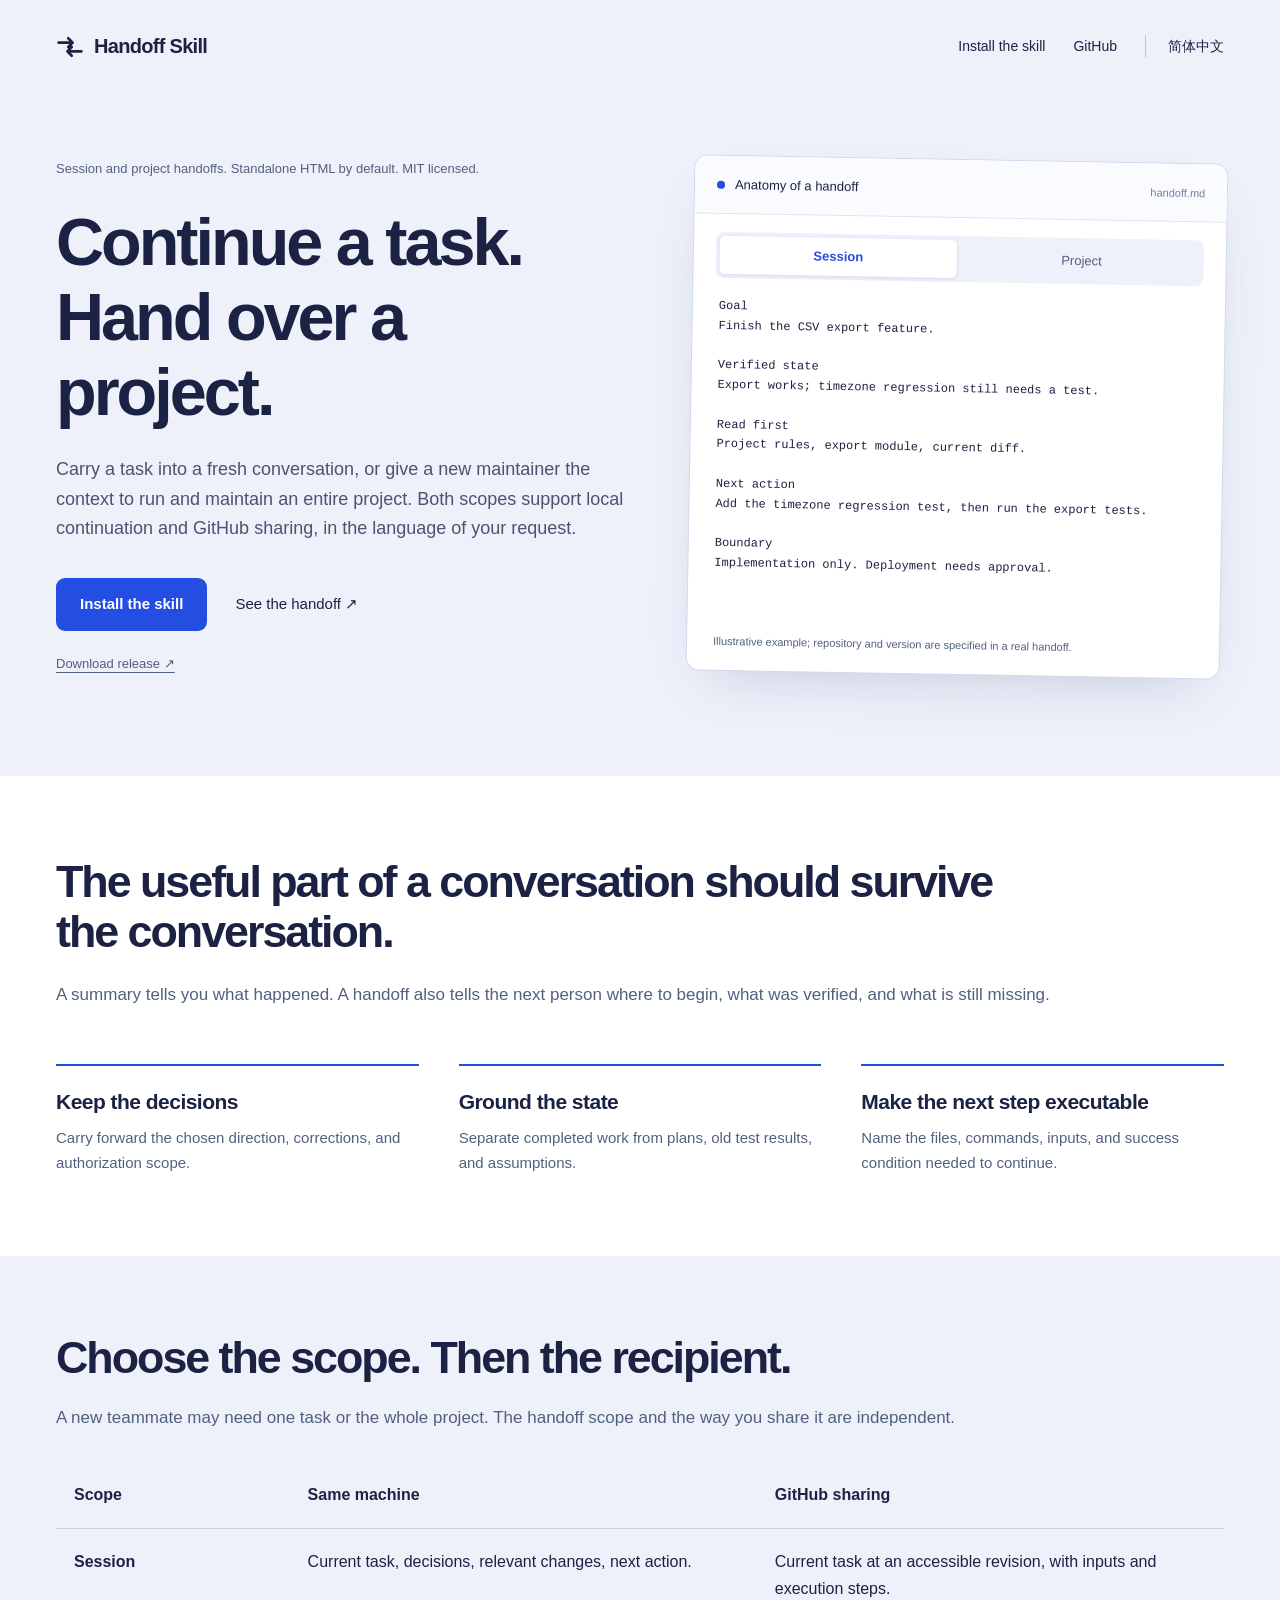
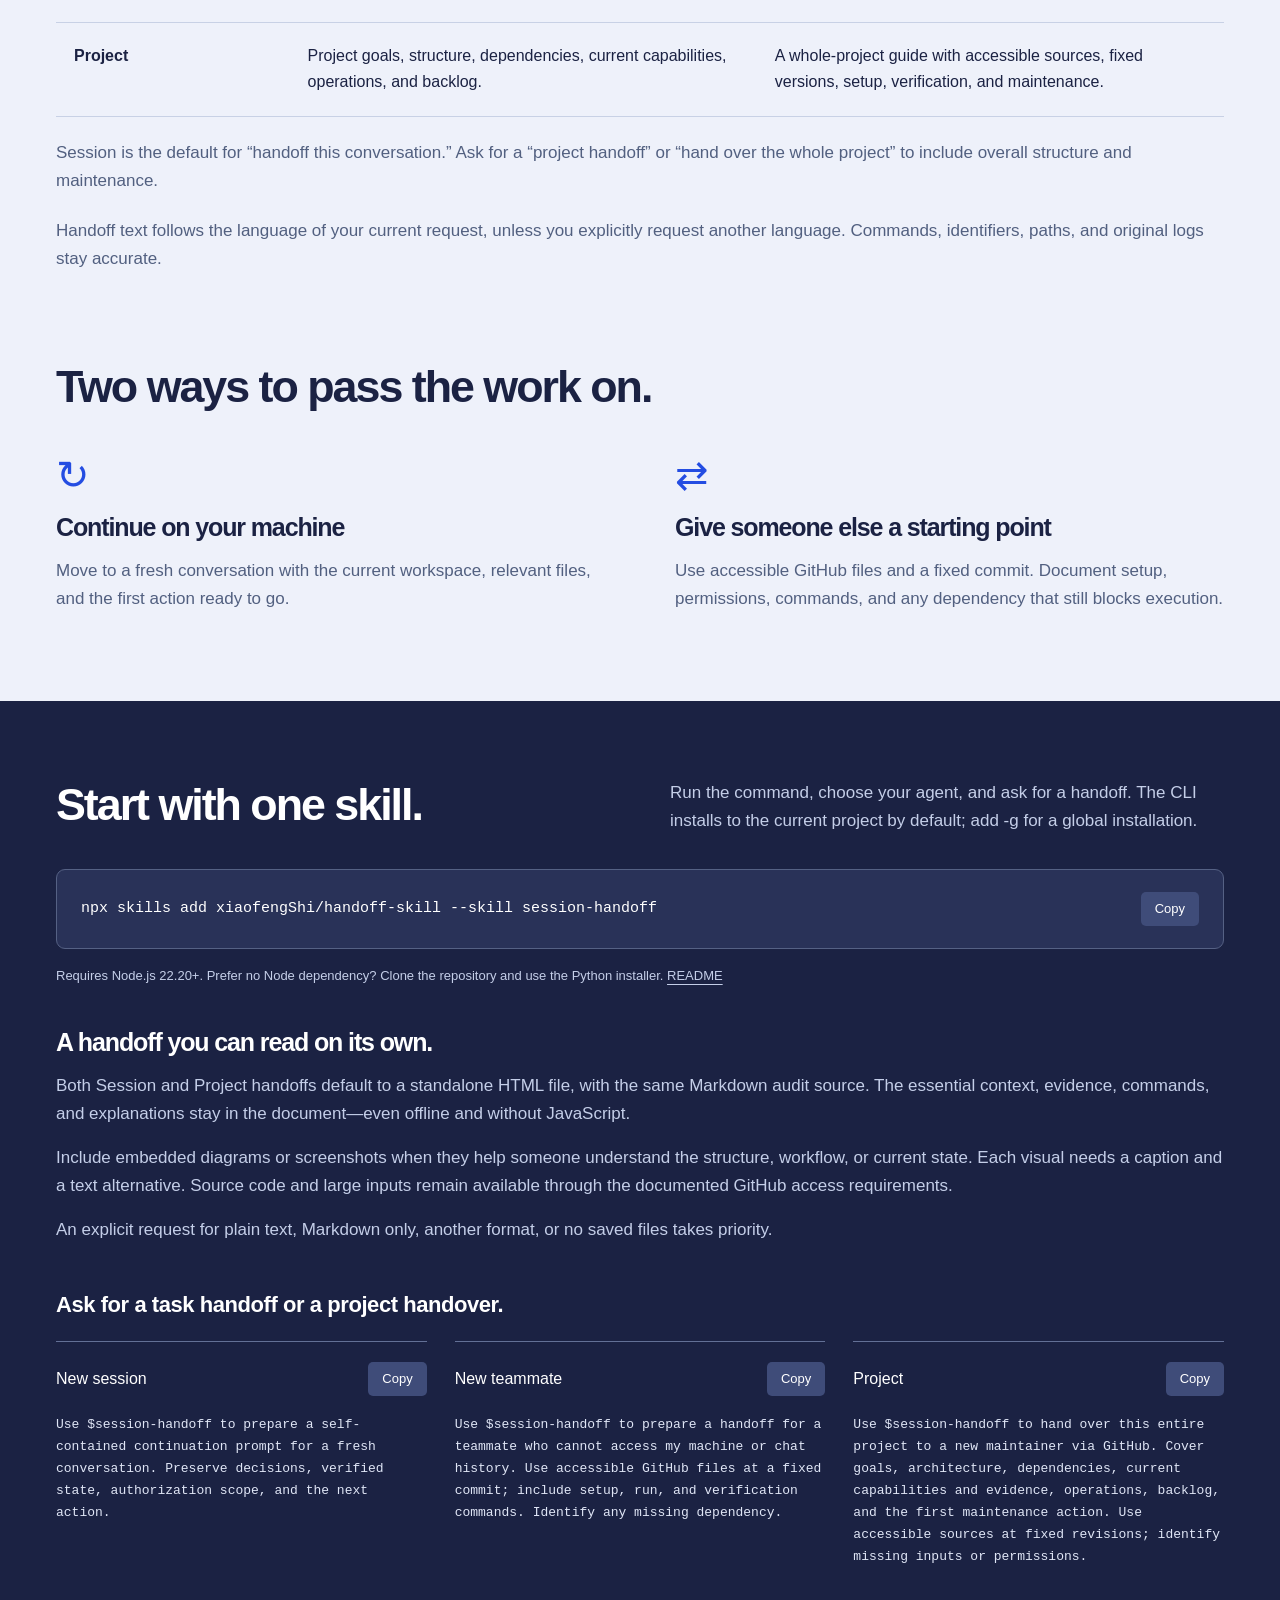
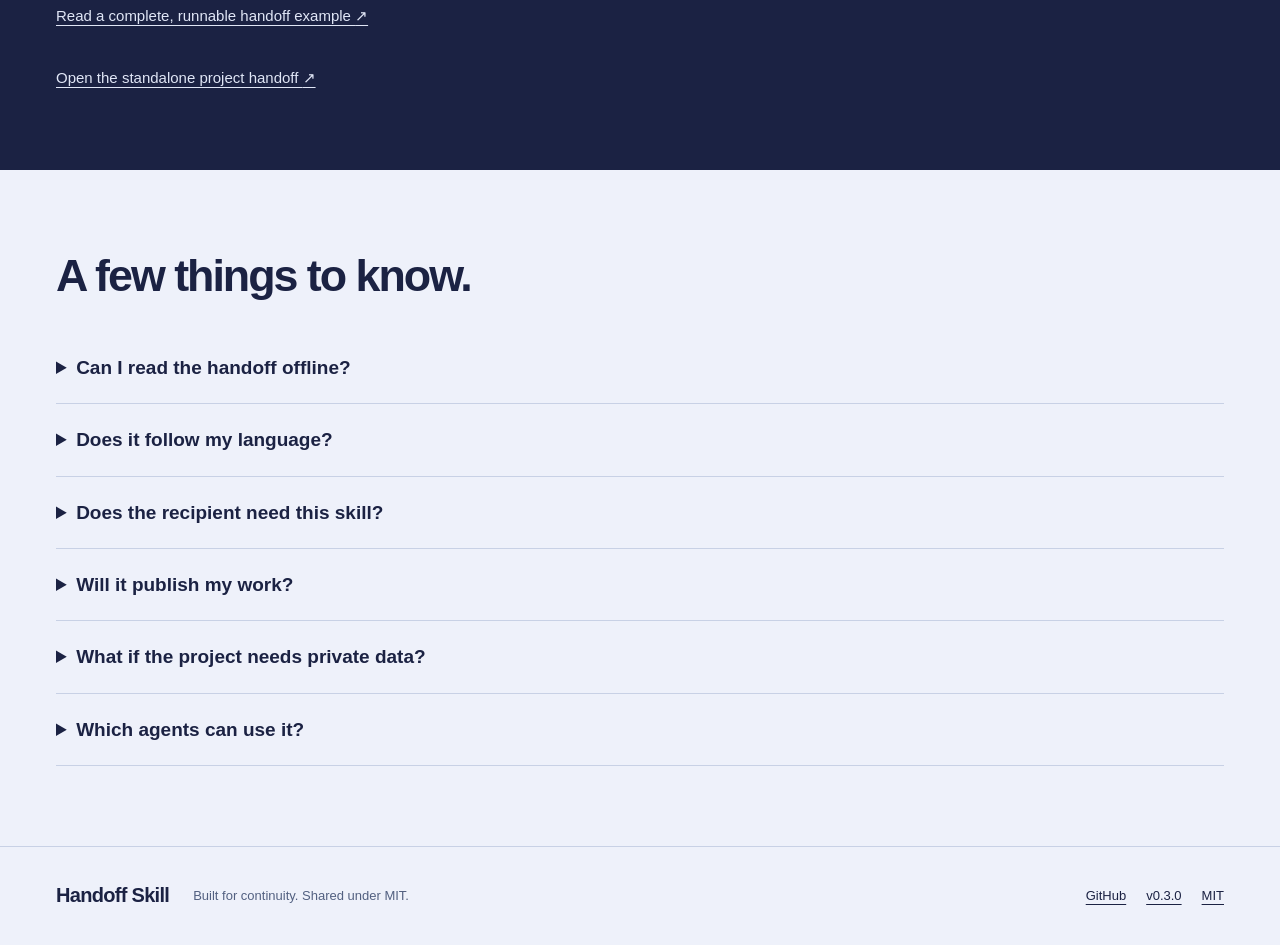
<file: docs/index.html>
<!doctype html>
<html lang="en">
  <head>
    <meta charset="utf-8" />
    <meta name="viewport" content="width=device-width, initial-scale=1" />
    <title>Handoff Skill — Keep the context. Continue the work.</title>
    <meta name="description" content="Session and project handoffs for coding agents, delivered as standalone HTML with Markdown audit sources. Keep decisions, evidence, diagrams, and next steps readable offline." />
    <link rel="canonical" href="https://xiaofengshi.github.io/handoff-skill/" />
    <link rel="alternate" hreflang="en" href="https://xiaofengshi.github.io/handoff-skill/" />
    <link rel="alternate" hreflang="zh-CN" href="https://xiaofengshi.github.io/handoff-skill/zh/" />
    <link rel="alternate" hreflang="x-default" href="https://xiaofengshi.github.io/handoff-skill/" />
    <meta property="og:type" content="website" />
    <meta property="og:title" content="Handoff Skill — Keep the context. Continue the work." />
    <meta property="og:description" content="Session and project handoffs for coding agents, delivered as standalone HTML with Markdown audit sources. Keep decisions, evidence, diagrams, and next steps readable offline." />
    <meta property="og:url" content="https://xiaofengshi.github.io/handoff-skill/" />
    <meta property="og:image" content="https://xiaofengshi.github.io/handoff-skill/assets/social.png" />
    <meta property="og:image:width" content="1200" />
    <meta property="og:image:height" content="630" />
    <meta name="twitter:card" content="summary_large_image" />
    <meta name="theme-color" content="#eef1fa" />
    <link rel="icon" href="assets/favicon.svg" type="image/svg+xml" />
    <link rel="stylesheet" href="assets/style.css" />
    <script src="assets/app.js" defer></script>
    <script type="application/ld+json">
      {"@context": "https://schema.org", "@type": "SoftwareSourceCode", "name": "session-handoff", "description": "Session and project handoffs for coding agents, delivered as standalone HTML with Markdown audit sources. Keep decisions, evidence, diagrams, and next steps readable offline.", "codeRepository": "https://github.com/xiaofengShi/handoff-skill", "url": "https://xiaofengshi.github.io/handoff-skill/", "license": "https://github.com/xiaofengShi/handoff-skill/blob/main/LICENSE", "version": "v0.3.0", "inLanguage": "en"}
    </script>
  </head>
  <body data-copied="Copied" data-copy-failed="Select and copy the text manually.">
    <a class="skip" href="#main">Install the skill</a>
    <header class="wrap nav">
      <a class="brand" href="./" aria-label="Handoff Skill home"
        ><svg width="28" height="28" viewBox="0 0 32 32" aria-hidden="true">
          <path
            d="M3 11h16l-5-5m5 5-5 5M29 21H13l5-5m-5 5 5 5"
            fill="none"
            stroke="currentColor"
            stroke-width="3"
            stroke-linecap="round"
            stroke-linejoin="round"
          /></svg
        >Handoff Skill</a
      >
      <nav aria-label="Primary">
        <a href="#install">Install the skill</a><a href="https://github.com/xiaofengShi/handoff-skill">GitHub</a
        ><a class="language" href="zh/" lang="zh-CN"
          >简体中文</a
        >
      </nav>
    </header>
    <main id="main">
      <section class="wrap hero">
        <div class="hero-copy">
          <p class="small-note">Session and project handoffs. Standalone HTML by default. MIT licensed.</p>
          <h1>Continue a task.<br>Hand over a project.</h1>
          <p class="intro">Carry a task into a fresh conversation, or give a new maintainer the context to run and maintain an entire project. Both scopes support local continuation and GitHub sharing, in the language of your request.</p>
          <div class="actions">
            <a class="button primary" href="#install">Install the skill</a
            ><a class="text-link" href="#handoff"
              >See the handoff <span aria-hidden="true">↗</span></a
            >
          </div>
          <a class="release-link" href="https://github.com/xiaofengShi/handoff-skill/releases/tag/v0.3.0"
            >Download release <span aria-hidden="true">↗</span></a
          >
        </div>
        <div class="handoff-sheet" id="handoff">
          <div class="sheet-top">
            <span class="sheet-dot" aria-hidden="true"></span
            ><span>Anatomy of a handoff</span
            ><span class="sheet-file" aria-hidden="true">handoff.md</span>
          </div>
          <div class="mode-switch" role="group" aria-label="Anatomy of a handoff">
            <button type="button" data-mode="session" aria-pressed="true">
              Session</button
            ><button type="button" data-mode="project" aria-pressed="false">
              Project
            </button>
          </div>
          <pre class="sample" id="sample-session">Goal
Finish the CSV export feature.

Verified state
Export works; timezone regression still needs a test.

Read first
Project rules, export module, current diff.

Next action
Add the timezone regression test, then run the export tests.

Boundary
Implementation only. Deployment needs approval.</pre>
          <pre class="sample" id="sample-project" hidden>Project
A CSV export service, including API and background worker.

Map &amp; dependencies
Entry points, module roles, runtime, data, and services.

Current capabilities
Working paths, verified versions, gaps, and unfinished work.

Operate &amp; maintain
Build, tests, CI, logs, deployment and recovery references.

Take over
Access requirements, priority backlog, first maintenance action.</pre>
          <p class="sheet-note">Illustrative example; repository and version are specified in a real handoff.</p>
        </div>
      </section>
      <section class="bridge">
        <div class="wrap">
          <h2>The useful part of a conversation should survive the conversation.</h2>
          <p>A summary tells you what happened. A handoff also tells the next person where to begin, what was verified, and what is still missing.</p>
          <div class="features"><article><h3>Keep the decisions</h3><p>Carry forward the chosen direction, corrections, and authorization scope.</p></article><article><h3>Ground the state</h3><p>Separate completed work from plans, old test results, and assumptions.</p></article><article><h3>Make the next step executable</h3><p>Name the files, commands, inputs, and success condition needed to continue.</p></article></div>
        </div>
      </section>
      <section class="wrap scopes">
        <h2>Choose the scope. Then the recipient.</h2>
        <p>A new teammate may need one task or the whole project. The handoff scope and the way you share it are independent.</p>
        <div class="scope-table">
          <table>
            <thead>
              <tr>
                <th scope="col">Scope</th>
                <th scope="col">Same machine</th>
                <th scope="col">GitHub sharing</th>
              </tr>
            </thead>
            <tbody>
              <tr>
                <th scope="row">Session</th>
                <td>Current task, decisions, relevant changes, next action.</td>
                <td>Current task at an accessible revision, with inputs and execution steps.</td>
              </tr>
              <tr>
                <th scope="row">Project</th>
                <td>Project goals, structure, dependencies, current capabilities, operations, and backlog.</td>
                <td>A whole-project guide with accessible sources, fixed versions, setup, verification, and maintenance.</td>
              </tr>
            </tbody>
          </table>
        </div>
        <p>Session is the default for “handoff this conversation.” Ask for a “project handoff” or “hand over the whole project” to include overall structure and maintenance.</p>
        <p>Handoff text follows the language of your current request, unless you explicitly request another language. Commands, identifiers, paths, and original logs stay accurate.</p>
      </section>
      <section class="wrap modes">
        <h2>Two ways to pass the work on.</h2>
        <div class="mode-columns">
          <article>
            <div class="mode-symbol" aria-hidden="true">↻</div>
            <h3>Continue on your machine</h3>
            <p>Move to a fresh conversation with the current workspace, relevant files, and the first action ready to go.</p>
          </article>
          <article>
            <div class="mode-symbol" aria-hidden="true">⇄</div>
            <h3>Give someone else a starting point</h3>
            <p>Use accessible GitHub files and a fixed commit. Document setup, permissions, commands, and any dependency that still blocks execution.</p>
          </article>
        </div>
      </section>
      <section class="installation" id="install">
        <div class="wrap">
          <div class="install-heading">
            <h2>Start with one skill.</h2>
            <p>Run the command, choose your agent, and ask for a handoff. The CLI installs to the current project by default; add -g for a global installation.</p>
          </div>
          <div class="command">
            <code id="install-command">npx skills add xiaofengShi/handoff-skill --skill session-handoff</code
            ><button type="button" data-copy="install-command">Copy</button>
          </div>
          <p class="install-note">
            Requires Node.js 22.20+. Prefer no Node dependency? Clone the repository and use the Python installer. <a href="https://github.com/xiaofengShi/handoff-skill#manual-codex-installation">README</a>
          </p>
          <section class="delivery">
            <h3>A handoff you can read on its own.</h3>
            <p>Both Session and Project handoffs default to a standalone HTML file, with the same Markdown audit source. The essential context, evidence, commands, and explanations stay in the document—even offline and without JavaScript.</p>
            <p>Include embedded diagrams or screenshots when they help someone understand the structure, workflow, or current state. Each visual needs a caption and a text alternative. Source code and large inputs remain available through the documented GitHub access requirements.</p>
            <p>An explicit request for plain text, Markdown only, another format, or no saved files takes priority.</p>
          </section>
          <h3 class="prompt-heading">Ask for a task handoff or a project handover.</h3>
          <div class="prompts"><article class="prompt-box"><div class="prompt-top"><span>New session</span><button type="button" data-copy="prompt-local">Copy</button></div><pre id="prompt-local">Use $session-handoff to prepare a self-contained continuation prompt for a fresh conversation. Preserve decisions, verified state, authorization scope, and the next action.</pre></article><article class="prompt-box"><div class="prompt-top"><span>New teammate</span><button type="button" data-copy="prompt-share">Copy</button></div><pre id="prompt-share">Use $session-handoff to prepare a handoff for a teammate who cannot access my machine or chat history. Use accessible GitHub files at a fixed commit; include setup, run, and verification commands. Identify any missing dependency.</pre></article><article class="prompt-box"><div class="prompt-top"><span>Project</span><button type="button" data-copy="prompt-project">Copy</button></div><pre id="prompt-project">Use $session-handoff to hand over this entire project to a new maintainer via GitHub. Cover goals, architecture, dependencies, current capabilities and evidence, operations, backlog, and the first maintenance action. Use accessible sources at fixed revisions; identify missing inputs or permissions.</pre></article></div>
          <a
            class="example-link"
            href="https://github.com/xiaofengShi/handoff-skill/blob/main/examples/shared-handoff.md"
            >Read a complete, runnable handoff example <span aria-hidden="true">↗</span></a
          >
          <p>
            <a class="example-link" href="https://xiaofengshi.github.io/handoff-skill/examples/project-handoff.html"
              >Open the standalone project handoff <span aria-hidden="true">↗</span></a
            >
          </p>
        </div>
      </section>

      <section class="wrap faq">
        <h2>A few things to know.</h2>
        <details><summary>Can I read the handoff offline?</summary><p>Yes. The default HTML includes essential prose, inline styles, and embedded visuals without requiring JavaScript or a network connection. Fetching project code or private inputs can still require the access described in the document.</p></details><details><summary>Does it follow my language?</summary><p>Yes. Handoff prose follows your current request’s language, or your explicit output-language instruction. Commands, paths, identifiers, and source logs are preserved. This also applies when editing handoff text.</p></details><details><summary>Does the recipient need this skill?</summary><p>No. A shared handoff should contain the instructions and accessible source references needed to continue.</p></details><details><summary>Will it publish my work?</summary><p>The handoff workflow requires explicit authorization before publishing, pushing, or changing access. Installing it does not grant that authorization.</p></details><details><summary>What if the project needs private data?</summary><p>The handoff should identify the access requirement or missing dependency. It should never embed credentials or claim a project is runnable while required inputs are unavailable.</p></details><details><summary>Which agents can use it?</summary><p>The package includes Codex metadata and standard SKILL.md instructions. The Skills CLI can install it to supported agents; behavior varies by host. The core instructions are in Chinese and request output in the user’s language.</p></details>
      </section>
    </main>
    <footer class="wrap">
      <a class="brand" href="./">Handoff Skill</a>
      <p>Built for continuity. Shared under MIT.</p>
      <div>
        <a href="https://github.com/xiaofengShi/handoff-skill">GitHub</a
        ><a href="https://github.com/xiaofengShi/handoff-skill/releases/tag/v0.3.0">v0.3.0</a
        ><a href="https://github.com/xiaofengShi/handoff-skill/blob/main/LICENSE">MIT</a>
      </div>
    </footer>
    <p class="sr-only" role="status" aria-live="polite" id="copy-status"></p>
  </body>
</html>
</file>
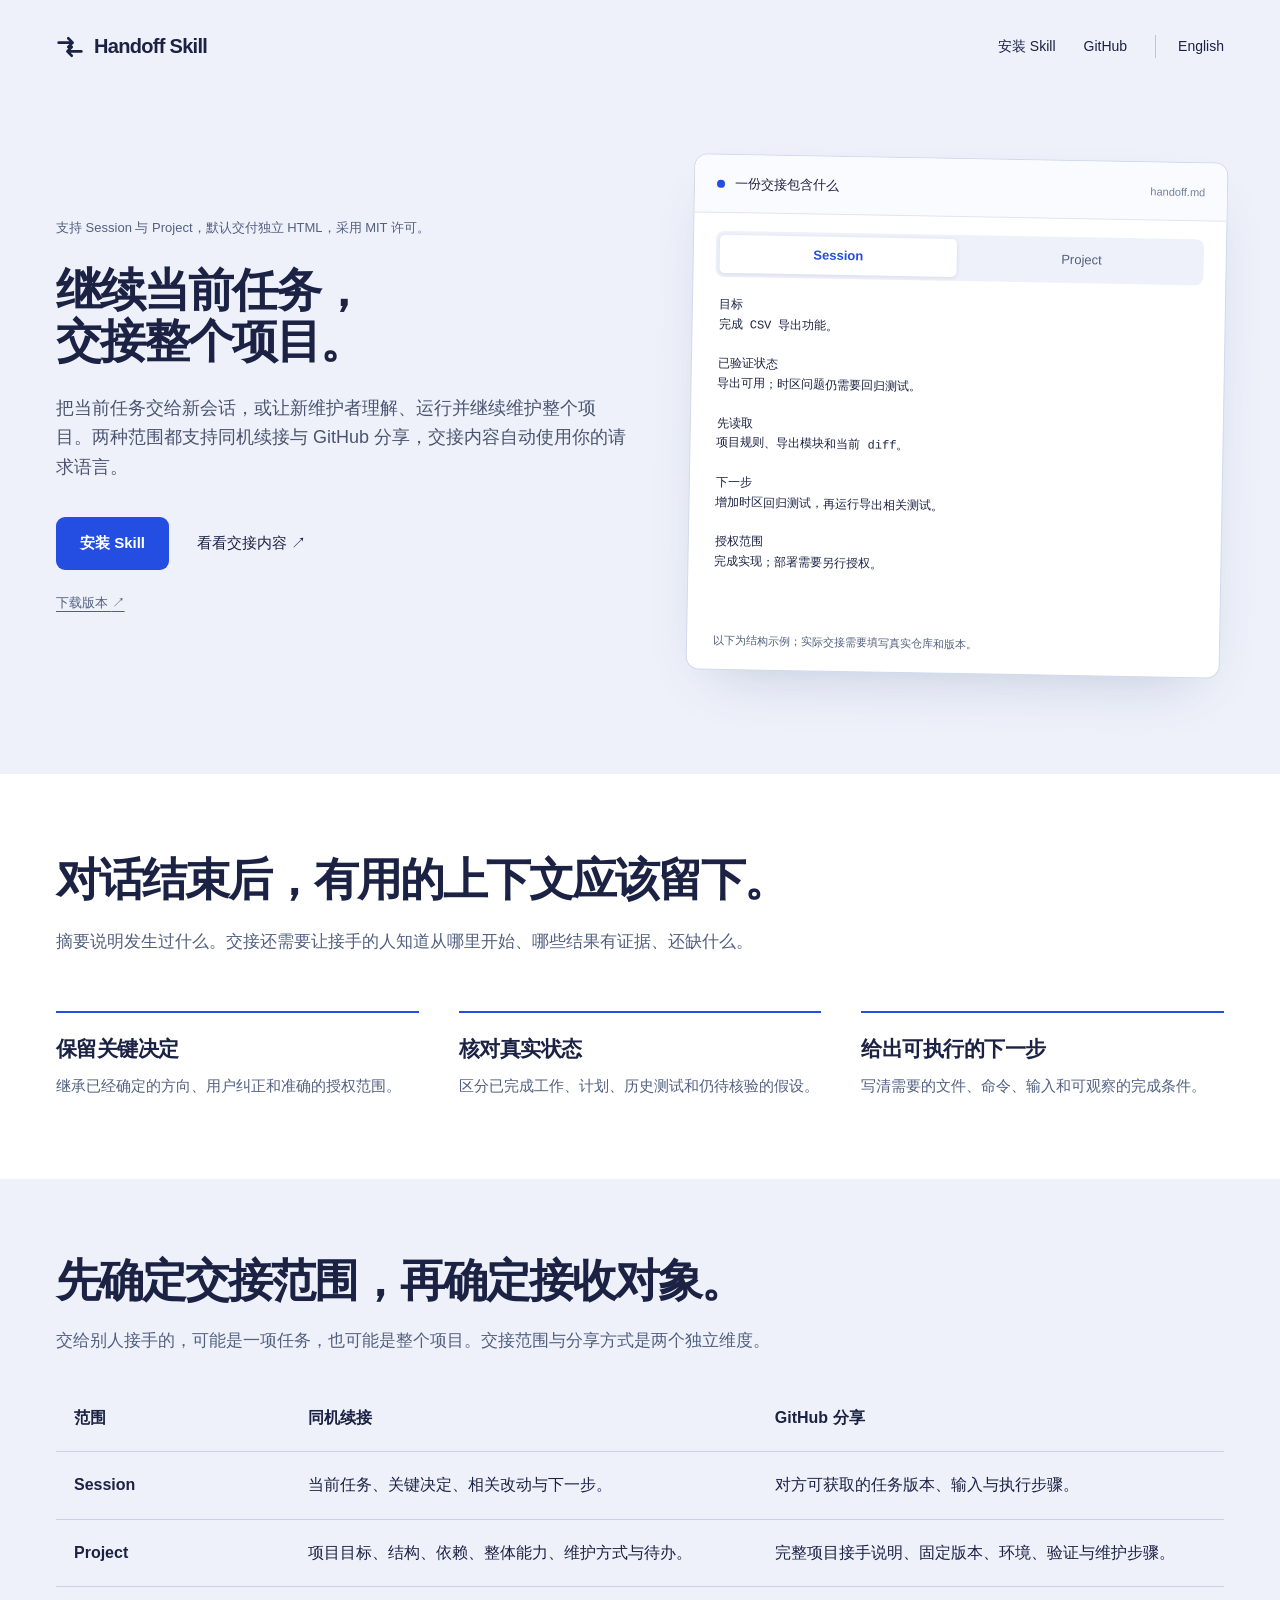
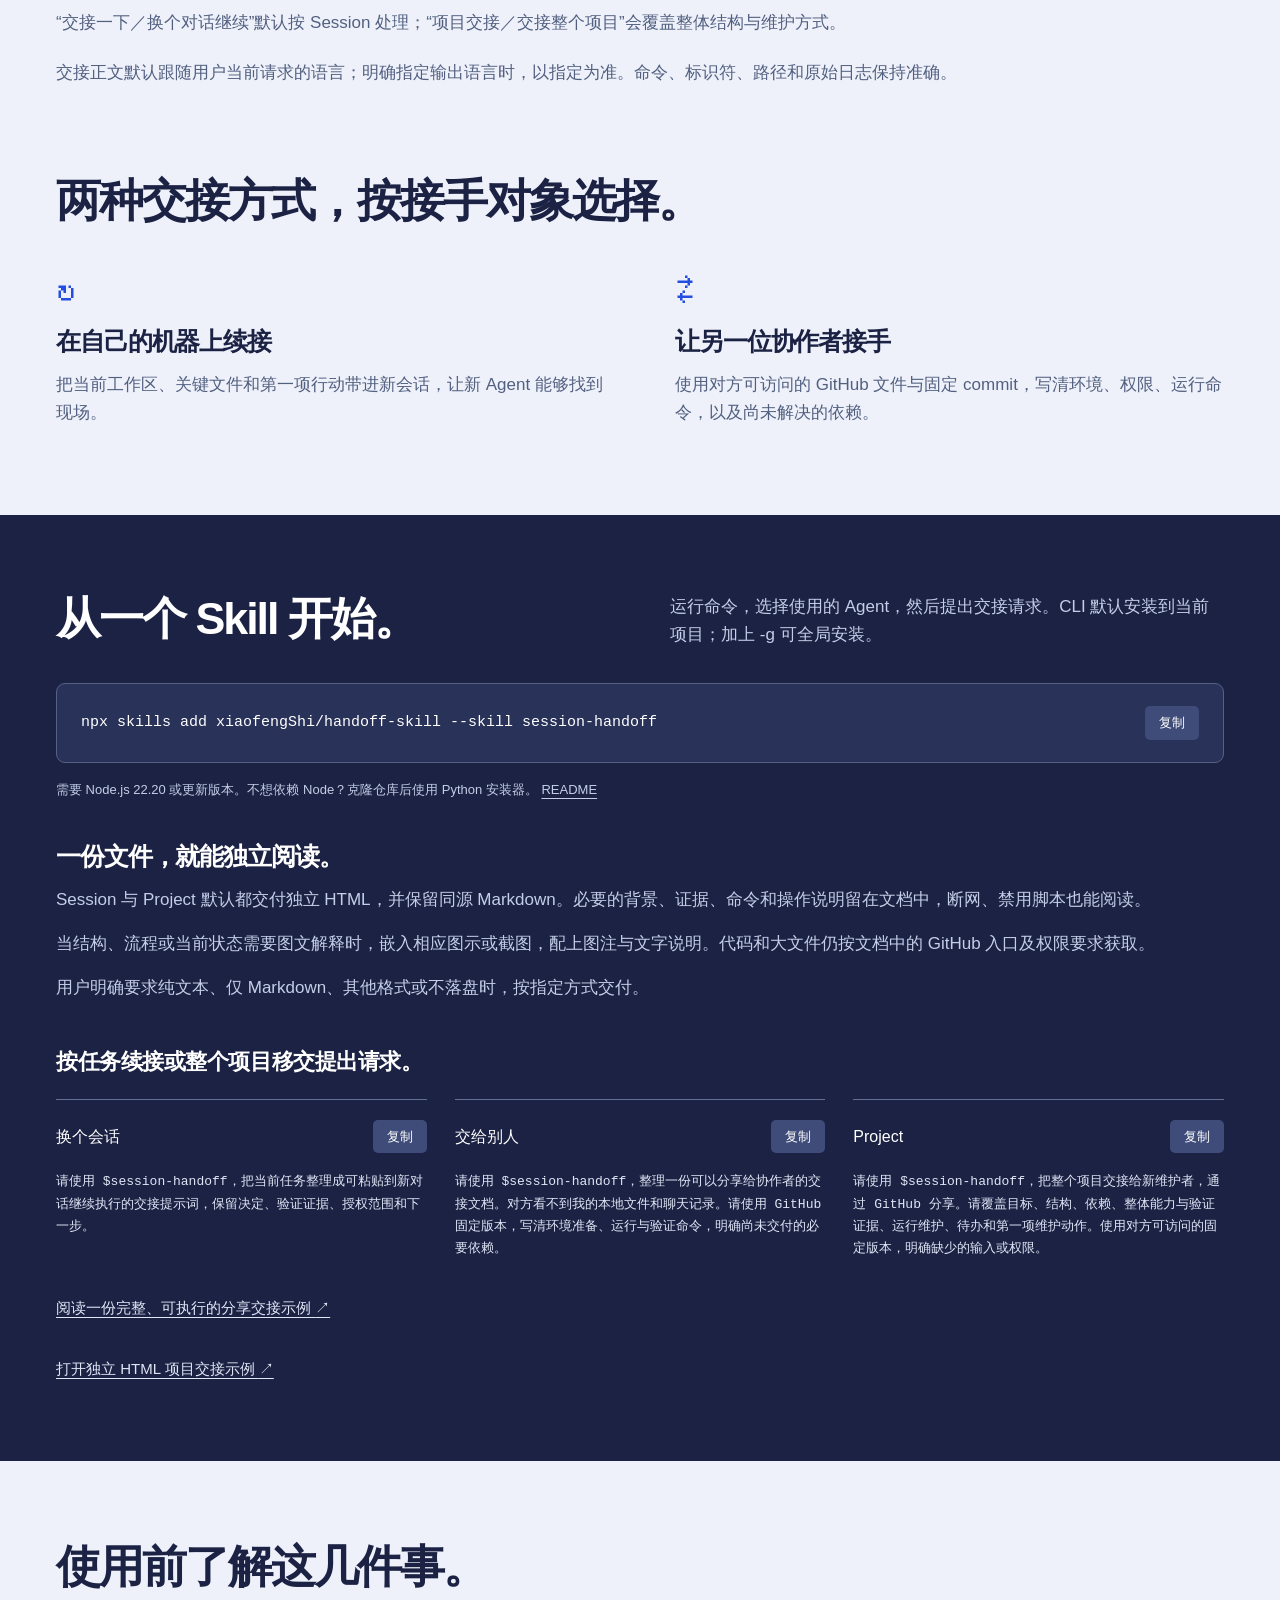
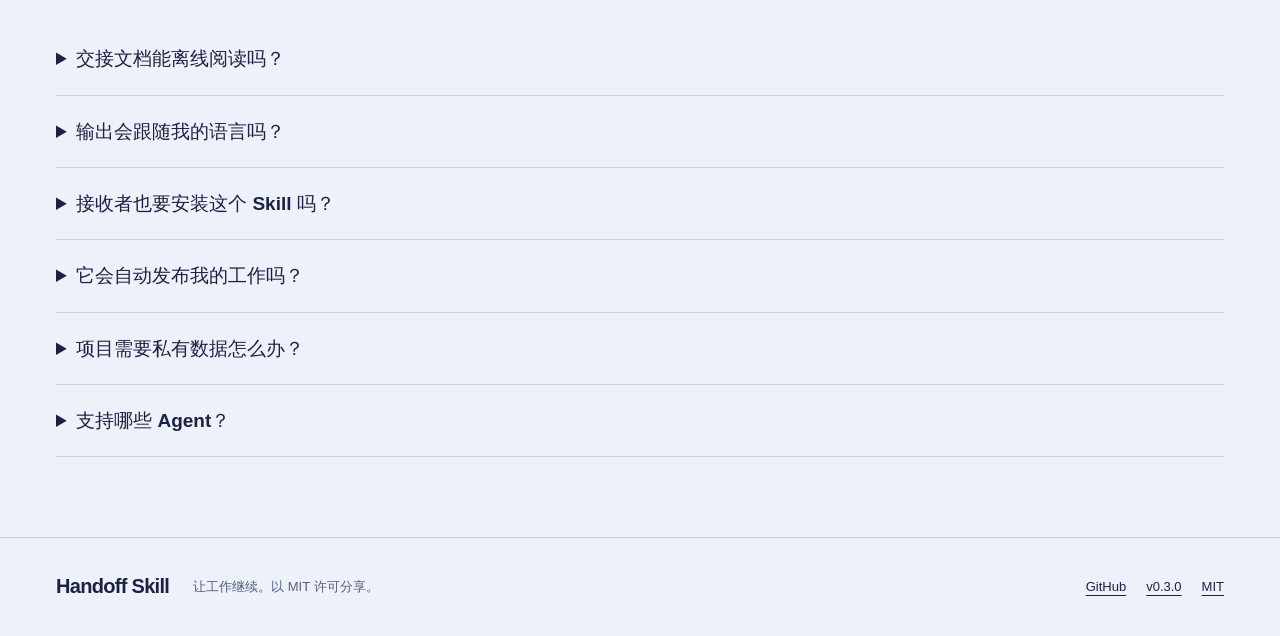
<file: docs/zh/index.html>
<!doctype html>
<html lang="zh-CN">
  <head>
    <meta charset="utf-8" />
    <meta name="viewport" content="width=device-width, initial-scale=1" />
    <title>Handoff Skill — 保留上下文，让工作继续。</title>
    <meta name="description" content="支持 Session 与 Project 的交接 Skill，默认交付离线 HTML 与同源 Markdown，让背景、证据、必要图示和接手步骤独立可读。" />
    <link rel="canonical" href="https://xiaofengshi.github.io/handoff-skill/zh/" />
    <link rel="alternate" hreflang="en" href="https://xiaofengshi.github.io/handoff-skill/" />
    <link rel="alternate" hreflang="zh-CN" href="https://xiaofengshi.github.io/handoff-skill/zh/" />
    <link rel="alternate" hreflang="x-default" href="https://xiaofengshi.github.io/handoff-skill/" />
    <meta property="og:type" content="website" />
    <meta property="og:title" content="Handoff Skill — 保留上下文，让工作继续。" />
    <meta property="og:description" content="支持 Session 与 Project 的交接 Skill，默认交付离线 HTML 与同源 Markdown，让背景、证据、必要图示和接手步骤独立可读。" />
    <meta property="og:url" content="https://xiaofengshi.github.io/handoff-skill/zh/" />
    <meta property="og:image" content="https://xiaofengshi.github.io/handoff-skill/assets/social.png" />
    <meta property="og:image:width" content="1200" />
    <meta property="og:image:height" content="630" />
    <meta name="twitter:card" content="summary_large_image" />
    <meta name="theme-color" content="#eef1fa" />
    <link rel="icon" href="../assets/favicon.svg" type="image/svg+xml" />
    <link rel="stylesheet" href="../assets/style.css" />
    <script src="../assets/app.js" defer></script>
    <script type="application/ld+json">
      {"@context": "https://schema.org", "@type": "SoftwareSourceCode", "name": "session-handoff", "description": "支持 Session 与 Project 的交接 Skill，默认交付离线 HTML 与同源 Markdown，让背景、证据、必要图示和接手步骤独立可读。", "codeRepository": "https://github.com/xiaofengShi/handoff-skill", "url": "https://xiaofengshi.github.io/handoff-skill/zh/", "license": "https://github.com/xiaofengShi/handoff-skill/blob/main/LICENSE", "version": "v0.3.0", "inLanguage": "zh-CN"}
    </script>
  </head>
  <body data-copied="已复制" data-copy-failed="请选中文本后手动复制。">
    <a class="skip" href="#main">安装 Skill</a>
    <header class="wrap nav">
      <a class="brand" href="./" aria-label="Handoff Skill home"
        ><svg width="28" height="28" viewBox="0 0 32 32" aria-hidden="true">
          <path
            d="M3 11h16l-5-5m5 5-5 5M29 21H13l5-5m-5 5 5 5"
            fill="none"
            stroke="currentColor"
            stroke-width="3"
            stroke-linecap="round"
            stroke-linejoin="round"
          /></svg
        >Handoff Skill</a
      >
      <nav aria-label="Primary">
        <a href="#install">安装 Skill</a><a href="https://github.com/xiaofengShi/handoff-skill">GitHub</a
        ><a class="language" href="../" lang="en"
          >English</a
        >
      </nav>
    </header>
    <main id="main">
      <section class="wrap hero">
        <div class="hero-copy">
          <p class="small-note">支持 Session 与 Project，默认交付独立 HTML，采用 MIT 许可。</p>
          <h1>继续当前任务，<br>交接整个项目。</h1>
          <p class="intro">把当前任务交给新会话，或让新维护者理解、运行并继续维护整个项目。两种范围都支持同机续接与 GitHub 分享，交接内容自动使用你的请求语言。</p>
          <div class="actions">
            <a class="button primary" href="#install">安装 Skill</a
            ><a class="text-link" href="#handoff"
              >看看交接内容 <span aria-hidden="true">↗</span></a
            >
          </div>
          <a class="release-link" href="https://github.com/xiaofengShi/handoff-skill/releases/tag/v0.3.0"
            >下载版本 <span aria-hidden="true">↗</span></a
          >
        </div>
        <div class="handoff-sheet" id="handoff">
          <div class="sheet-top">
            <span class="sheet-dot" aria-hidden="true"></span
            ><span>一份交接包含什么</span
            ><span class="sheet-file" aria-hidden="true">handoff.md</span>
          </div>
          <div class="mode-switch" role="group" aria-label="一份交接包含什么">
            <button type="button" data-mode="session" aria-pressed="true">
              Session</button
            ><button type="button" data-mode="project" aria-pressed="false">
              Project
            </button>
          </div>
          <pre class="sample" id="sample-session">目标
完成 CSV 导出功能。

已验证状态
导出可用；时区问题仍需要回归测试。

先读取
项目规则、导出模块和当前 diff。

下一步
增加时区回归测试，再运行导出相关测试。

授权范围
完成实现；部署需要另行授权。</pre>
          <pre class="sample" id="sample-project" hidden>项目
CSV 导出服务，包含 API 和后台 worker。

结构与依赖
入口、模块职责、运行时、数据与外部服务。

整体能力
可用路径、验证版本、缺口与未完工作。

运行与维护
构建、测试、CI、日志、部署与恢复文档。

接手顺序
访问条件、优先待办与第一项维护动作。</pre>
          <p class="sheet-note">以下为结构示例；实际交接需要填写真实仓库和版本。</p>
        </div>
      </section>
      <section class="bridge">
        <div class="wrap">
          <h2>对话结束后，有用的上下文应该留下。</h2>
          <p>摘要说明发生过什么。交接还需要让接手的人知道从哪里开始、哪些结果有证据、还缺什么。</p>
          <div class="features"><article><h3>保留关键决定</h3><p>继承已经确定的方向、用户纠正和准确的授权范围。</p></article><article><h3>核对真实状态</h3><p>区分已完成工作、计划、历史测试和仍待核验的假设。</p></article><article><h3>给出可执行的下一步</h3><p>写清需要的文件、命令、输入和可观察的完成条件。</p></article></div>
        </div>
      </section>
      <section class="wrap scopes">
        <h2>先确定交接范围，再确定接收对象。</h2>
        <p>交给别人接手的，可能是一项任务，也可能是整个项目。交接范围与分享方式是两个独立维度。</p>
        <div class="scope-table">
          <table>
            <thead>
              <tr>
                <th scope="col">范围</th>
                <th scope="col">同机续接</th>
                <th scope="col">GitHub 分享</th>
              </tr>
            </thead>
            <tbody>
              <tr>
                <th scope="row">Session</th>
                <td>当前任务、关键决定、相关改动与下一步。</td>
                <td>对方可获取的任务版本、输入与执行步骤。</td>
              </tr>
              <tr>
                <th scope="row">Project</th>
                <td>项目目标、结构、依赖、整体能力、维护方式与待办。</td>
                <td>完整项目接手说明、固定版本、环境、验证与维护步骤。</td>
              </tr>
            </tbody>
          </table>
        </div>
        <p>“交接一下／换个对话继续”默认按 Session 处理；“项目交接／交接整个项目”会覆盖整体结构与维护方式。</p>
        <p>交接正文默认跟随用户当前请求的语言；明确指定输出语言时，以指定为准。命令、标识符、路径和原始日志保持准确。</p>
      </section>
      <section class="wrap modes">
        <h2>两种交接方式，按接手对象选择。</h2>
        <div class="mode-columns">
          <article>
            <div class="mode-symbol" aria-hidden="true">↻</div>
            <h3>在自己的机器上续接</h3>
            <p>把当前工作区、关键文件和第一项行动带进新会话，让新 Agent 能够找到现场。</p>
          </article>
          <article>
            <div class="mode-symbol" aria-hidden="true">⇄</div>
            <h3>让另一位协作者接手</h3>
            <p>使用对方可访问的 GitHub 文件与固定 commit，写清环境、权限、运行命令，以及尚未解决的依赖。</p>
          </article>
        </div>
      </section>
      <section class="installation" id="install">
        <div class="wrap">
          <div class="install-heading">
            <h2>从一个 Skill 开始。</h2>
            <p>运行命令，选择使用的 Agent，然后提出交接请求。CLI 默认安装到当前项目；加上 -g 可全局安装。</p>
          </div>
          <div class="command">
            <code id="install-command">npx skills add xiaofengShi/handoff-skill --skill session-handoff</code
            ><button type="button" data-copy="install-command">复制</button>
          </div>
          <p class="install-note">
            需要 Node.js 22.20 或更新版本。不想依赖 Node？克隆仓库后使用 Python 安装器。 <a href="https://github.com/xiaofengShi/handoff-skill#manual-codex-installation">README</a>
          </p>
          <section class="delivery">
            <h3>一份文件，就能独立阅读。</h3>
            <p>Session 与 Project 默认都交付独立 HTML，并保留同源 Markdown。必要的背景、证据、命令和操作说明留在文档中，断网、禁用脚本也能阅读。</p>
            <p>当结构、流程或当前状态需要图文解释时，嵌入相应图示或截图，配上图注与文字说明。代码和大文件仍按文档中的 GitHub 入口及权限要求获取。</p>
            <p>用户明确要求纯文本、仅 Markdown、其他格式或不落盘时，按指定方式交付。</p>
          </section>
          <h3 class="prompt-heading">按任务续接或整个项目移交提出请求。</h3>
          <div class="prompts"><article class="prompt-box"><div class="prompt-top"><span>换个会话</span><button type="button" data-copy="prompt-local">复制</button></div><pre id="prompt-local">请使用 $session-handoff，把当前任务整理成可粘贴到新对话继续执行的交接提示词，保留决定、验证证据、授权范围和下一步。</pre></article><article class="prompt-box"><div class="prompt-top"><span>交给别人</span><button type="button" data-copy="prompt-share">复制</button></div><pre id="prompt-share">请使用 $session-handoff，整理一份可以分享给协作者的交接文档。对方看不到我的本地文件和聊天记录。请使用 GitHub 固定版本，写清环境准备、运行与验证命令，明确尚未交付的必要依赖。</pre></article><article class="prompt-box"><div class="prompt-top"><span>Project</span><button type="button" data-copy="prompt-project">复制</button></div><pre id="prompt-project">请使用 $session-handoff，把整个项目交接给新维护者，通过 GitHub 分享。请覆盖目标、结构、依赖、整体能力与验证证据、运行维护、待办和第一项维护动作。使用对方可访问的固定版本，明确缺少的输入或权限。</pre></article></div>
          <a
            class="example-link"
            href="https://github.com/xiaofengShi/handoff-skill/blob/main/examples/shared-handoff.md"
            >阅读一份完整、可执行的分享交接示例 <span aria-hidden="true">↗</span></a
          >
          <p>
            <a class="example-link" href="https://xiaofengshi.github.io/handoff-skill/examples/project-handoff.html"
              >打开独立 HTML 项目交接示例 <span aria-hidden="true">↗</span></a
            >
          </p>
        </div>
      </section>

      <section class="wrap faq">
        <h2>使用前了解这几件事。</h2>
        <details><summary>交接文档能离线阅读吗？</summary><p>能。默认 HTML 内含核心正文、样式和必要图示，不依赖网络或脚本。获取项目代码、私有数据等运行资料，仍需满足文档中写明的访问条件。</p></details><details><summary>输出会跟随我的语言吗？</summary><p>会。交接正文与修改后的说明默认使用当前请求的语言；明确指定输出语言时优先遵从。命令、路径、标识符和原始日志保持准确。</p></details><details><summary>接收者也要安装这个 Skill 吗？</summary><p>不需要。分享文档本身应包含接手说明，以及接收者可访问的资料入口。</p></details><details><summary>它会自动发布我的工作吗？</summary><p>交接流程要求发布、推送或修改权限前获得明确授权；安装 Skill 不会授予这些权限。</p></details><details><summary>项目需要私有数据怎么办？</summary><p>交接应说明访问条件或缺少的依赖，不应嵌入密钥，也不能在必要输入尚未交付时声称对方已可运行。</p></details><details><summary>支持哪些 Agent？</summary><p>包中包含 Codex 元数据和标准 SKILL.md 指令。Skills CLI 可将其安装到支持的 Agent；执行行为取决于宿主。核心指令使用中文，要求按用户的语言输出。</p></details>
      </section>
    </main>
    <footer class="wrap">
      <a class="brand" href="./">Handoff Skill</a>
      <p>让工作继续。以 MIT 许可分享。</p>
      <div>
        <a href="https://github.com/xiaofengShi/handoff-skill">GitHub</a
        ><a href="https://github.com/xiaofengShi/handoff-skill/releases/tag/v0.3.0">v0.3.0</a
        ><a href="https://github.com/xiaofengShi/handoff-skill/blob/main/LICENSE">MIT</a>
      </div>
    </footer>
    <p class="sr-only" role="status" aria-live="polite" id="copy-status"></p>
  </body>
</html>
</file>
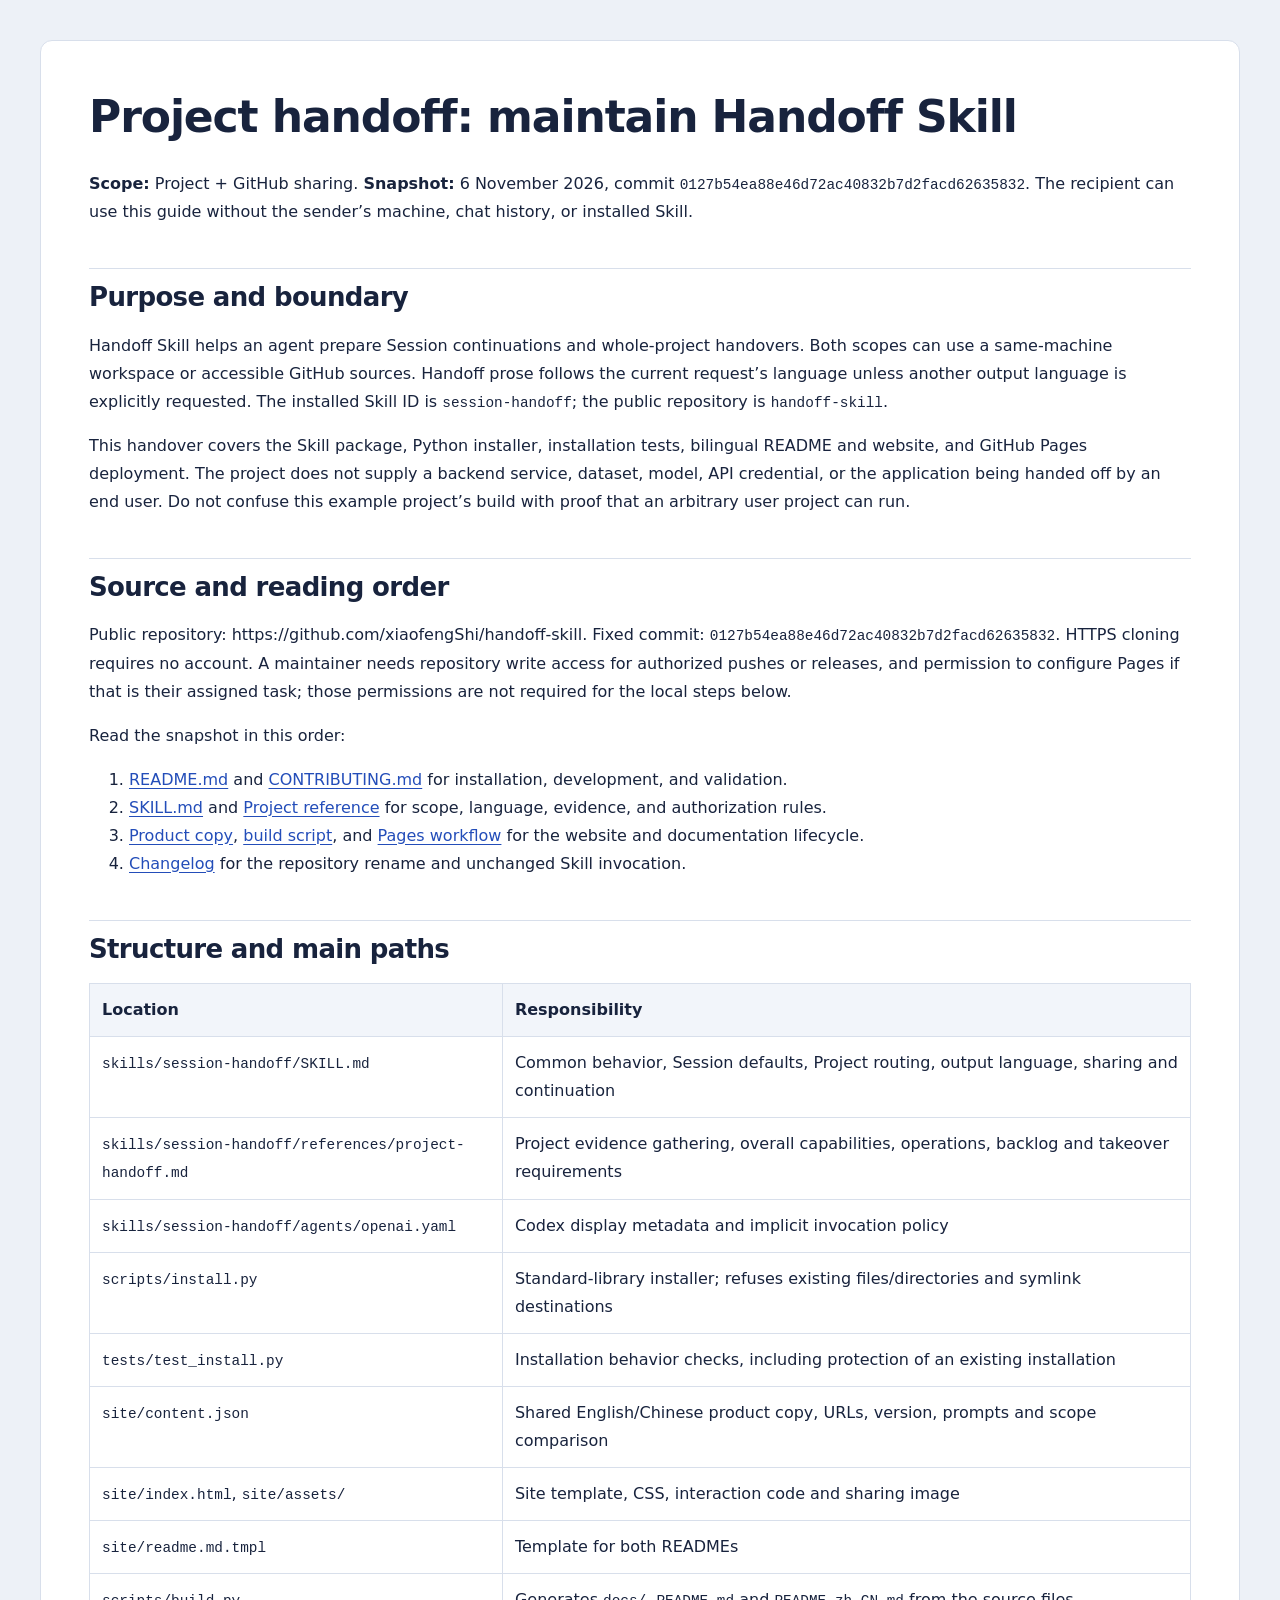
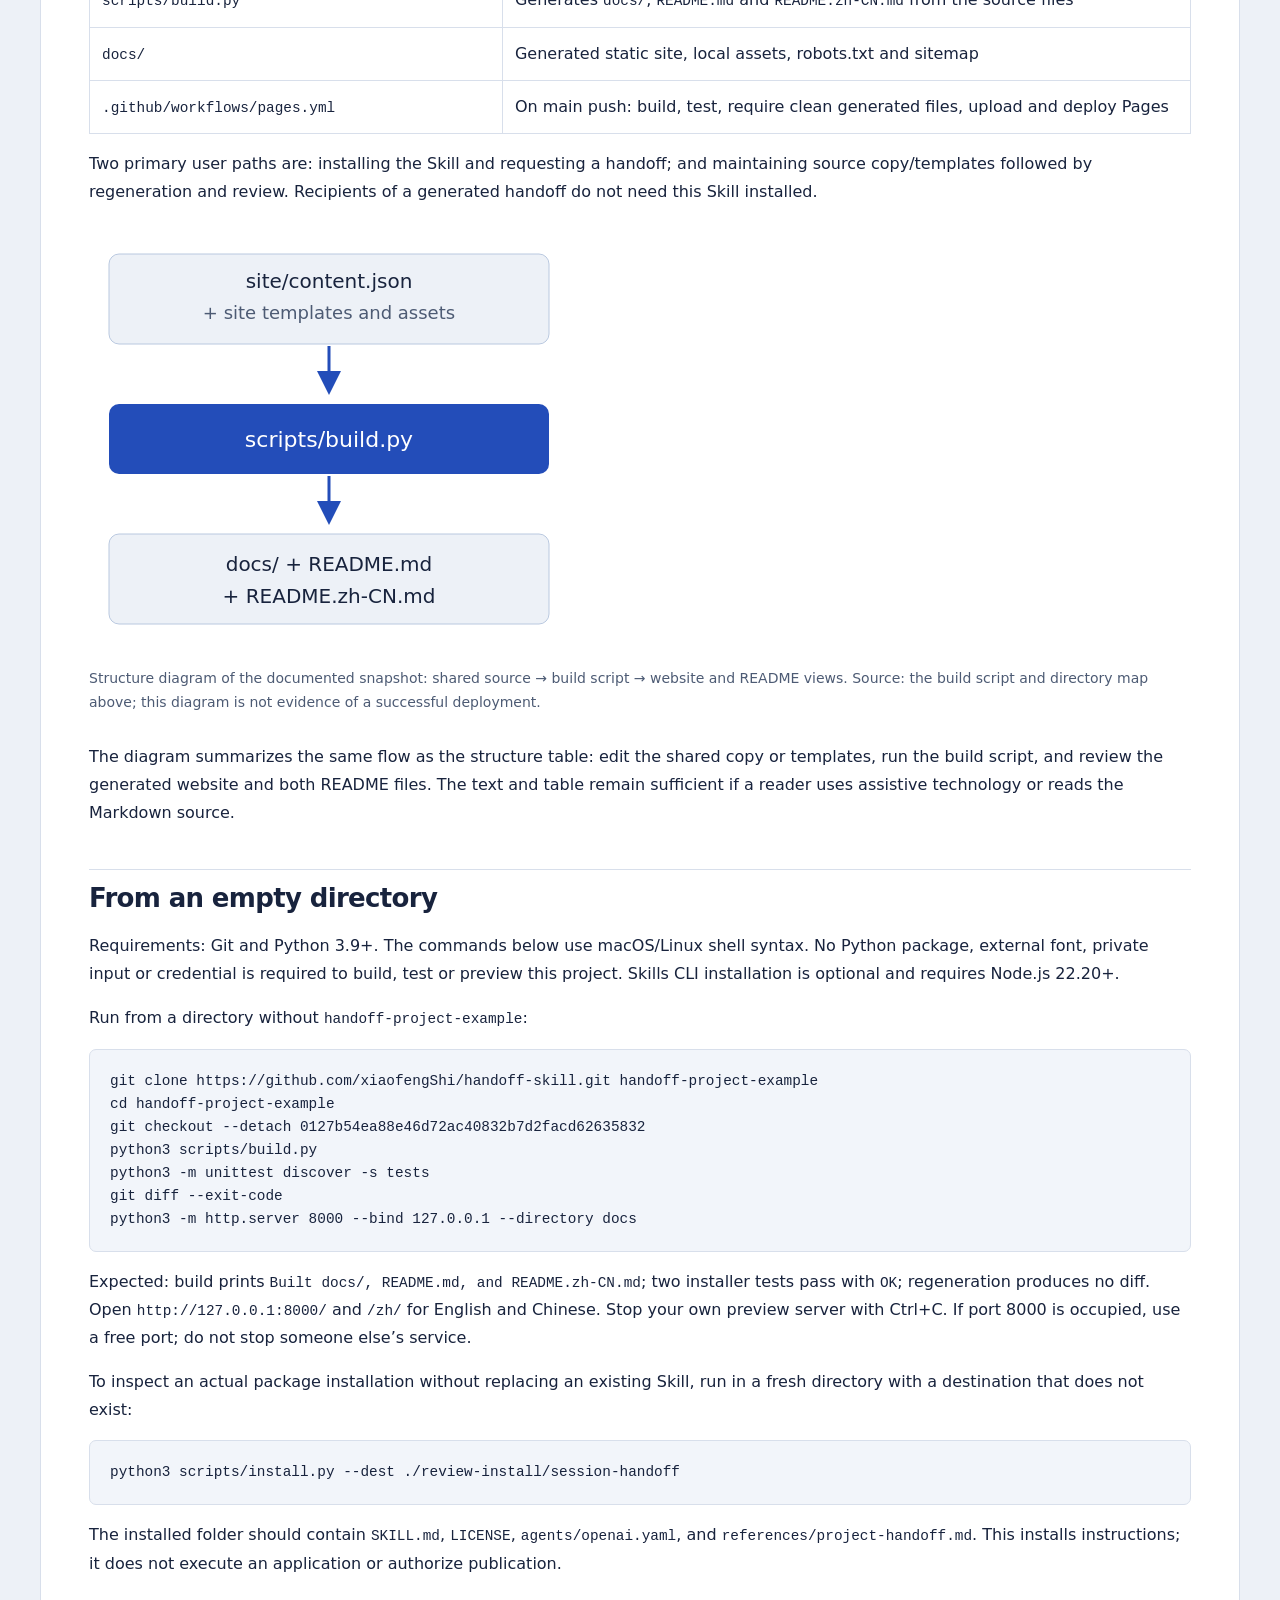
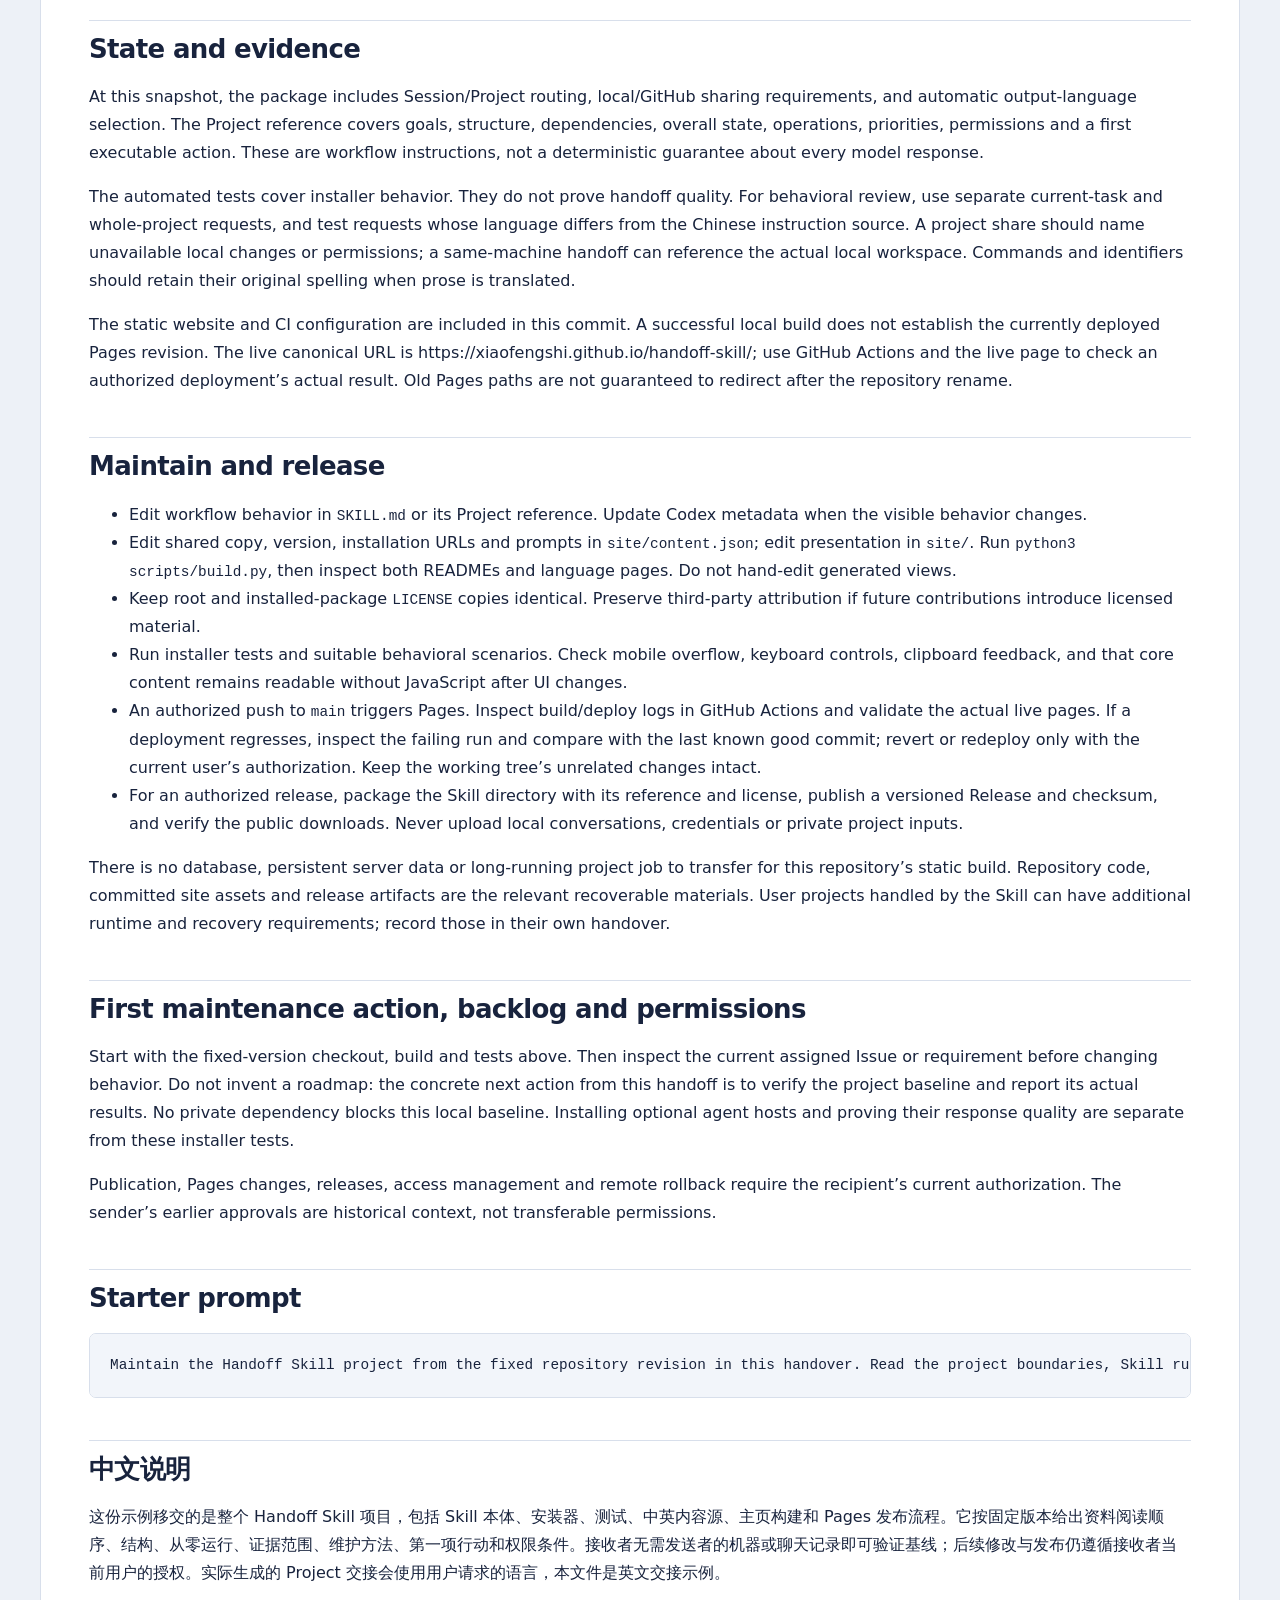
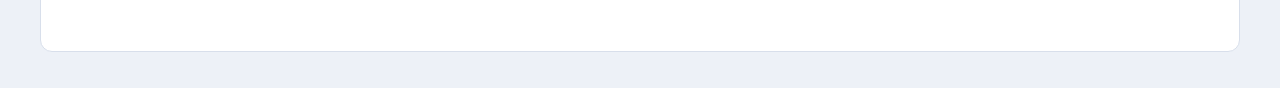
<file: examples/project-handoff.html>
<!doctype html>
<html lang="en">
  <head>
    <meta charset="utf-8" />
    <meta name="viewport" content="width=device-width, initial-scale=1" />
    <title>Project handoff: maintain Handoff Skill</title>
    <style>
      :root {
        color-scheme: light;
        font-family:
          system-ui,
          -apple-system,
          "Segoe UI",
          sans-serif;
        color: #18233d;
        background: #edf1f7;
      }
      * {
        box-sizing: border-box;
      }
      body {
        margin: 0;
        padding: 40px 24px;
        line-height: 1.75;
      }
      main {
        max-width: 1200px;
        margin: auto;
        padding: 48px;
        background: #fff;
        border: 1px solid #d8dfeb;
        border-radius: 12px;
      }
      h1,
      h2,
      h3 {
        line-height: 1.25;
        letter-spacing: -0.025em;
      }
      h1 {
        font-size: clamp(29px, 4vw, 44px);
        margin: 0 0 26px;
      }
      h2 {
        font-size: 26px;
        margin: 42px 0 18px;
        padding-top: 12px;
        border-top: 1px solid #d8dfeb;
      }
      h3 {
        font-size: 21px;
        margin-top: 28px;
      }
      p,
      li {
        white-space: normal;
        overflow-wrap: anywhere;
      }
      p {
        margin: 16px 0;
      }
      a {
        color: #234db9;
        text-underline-offset: 3px;
        overflow-wrap: anywhere;
      }
      a:focus-visible {
        outline: 3px solid #234db9;
        outline-offset: 4px;
      }
      code {
        font-family: ui-monospace, Consolas, monospace;
        font-size: 0.9em;
        overflow-wrap: anywhere;
      }
      pre {
        background: #f2f5fa;
        border: 1px solid #d8dfeb;
        border-radius: 7px;
        padding: 20px;
        overflow: auto;
        line-height: 1.6;
      }
      pre code {
        white-space: pre;
        overflow-wrap: normal;
      }
      table {
        width: 100%;
        border-collapse: collapse;
        text-align: left;
      }
      th,
      td {
        padding: 12px;
        border: 1px solid #d8dfeb;
        vertical-align: top;
        overflow-wrap: anywhere;
      }
      th {
        background: #f2f5fa;
      }
      .table-scroll {
        overflow-x: auto;
      }
      figure {
        margin: 28px 0;
      }
      img {
        max-width: 100%;
        height: auto;
      }
      svg {
        display: block;
        max-width: 100%;
        height: auto;
      }
      figcaption {
        font-size: 14px;
        color: #4d5b74;
        margin-top: 12px;
      }
      blockquote {
        margin: 24px 0;
        border-left: 4px solid #234db9;
        padding: 4px 20px;
        background: #f2f5fa;
      }
      footer {
        margin-top: 42px;
        padding-top: 20px;
        border-top: 1px solid #d8dfeb;
        color: #4d5b74;
        font-size: 14px;
      }
      @media (max-width: 600px) {
        body {
          padding: 12px;
        }
        main {
          padding: 24px 18px;
          border-radius: 8px;
        }
        h2 {
          font-size: 23px;
        }
        th,
        td {
          padding: 9px;
          font-size: 14px;
        }
        pre {
          padding: 14px;
        }
      }
      @media print {
        body {
          padding: 0;
          background: white;
          color: black;
        }
        main {
          max-width: none;
          border: 0;
          padding: 0;
        }
        h2,
        h3 {
          break-after: avoid;
        }
        figure,
        pre {
          break-inside: avoid;
        }
        pre {
          white-space: pre-wrap;
          overflow: visible;
        }
        pre code {
          white-space: pre-wrap;
          overflow-wrap: anywhere;
        }
        thead {
          display: table-header-group;
        }
        a {
          color: inherit;
        }
        footer {
          font-size: 11px;
        }
      }
    </style>
  </head>
  <body>
    <main><article><h1>Project handoff: maintain Handoff Skill</h1>
<p><strong>Scope:</strong> Project + GitHub sharing. <strong>Snapshot:</strong> 6 November 2026, commit <code>0127b54ea88e46d72ac40832b7d2facd62635832</code>. The recipient can use this guide without the sender’s machine, chat history, or installed Skill.</p>
<h2>Purpose and boundary</h2>
<p>Handoff Skill helps an agent prepare Session continuations and whole-project handovers. Both scopes can use a same-machine workspace or accessible GitHub sources. Handoff prose follows the current request’s language unless another output language is explicitly requested. The installed Skill ID is <code>session-handoff</code>; the public repository is <code>handoff-skill</code>.</p>
<p>This handover covers the Skill package, Python installer, installation tests, bilingual README and website, and GitHub Pages deployment. The project does not supply a backend service, dataset, model, API credential, or the application being handed off by an end user. Do not confuse this example project’s build with proof that an arbitrary user project can run.</p>
<h2>Source and reading order</h2>
<p>Public repository: https://github.com/xiaofengShi/handoff-skill. Fixed commit: <code>0127b54ea88e46d72ac40832b7d2facd62635832</code>. HTTPS cloning requires no account. A maintainer needs repository write access for authorized pushes or releases, and permission to configure Pages if that is their assigned task; those permissions are not required for the local steps below.</p>
<p>Read the snapshot in this order:</p>
<ol>
<li><a href="https://github.com/xiaofengShi/handoff-skill/blob/0127b54ea88e46d72ac40832b7d2facd62635832/README.md">README.md</a> and <a href="https://github.com/xiaofengShi/handoff-skill/blob/0127b54ea88e46d72ac40832b7d2facd62635832/CONTRIBUTING.md">CONTRIBUTING.md</a> for installation, development, and validation.</li>
<li><a href="https://github.com/xiaofengShi/handoff-skill/blob/0127b54ea88e46d72ac40832b7d2facd62635832/skills/session-handoff/SKILL.md">SKILL.md</a> and <a href="https://github.com/xiaofengShi/handoff-skill/blob/0127b54ea88e46d72ac40832b7d2facd62635832/skills/session-handoff/references/project-handoff.md">Project reference</a> for scope, language, evidence, and authorization rules.</li>
<li><a href="https://github.com/xiaofengShi/handoff-skill/blob/0127b54ea88e46d72ac40832b7d2facd62635832/site/content.json">Product copy</a>, <a href="https://github.com/xiaofengShi/handoff-skill/blob/0127b54ea88e46d72ac40832b7d2facd62635832/scripts/build.py">build script</a>, and <a href="https://github.com/xiaofengShi/handoff-skill/blob/0127b54ea88e46d72ac40832b7d2facd62635832/.github/workflows/pages.yml">Pages workflow</a> for the website and documentation lifecycle.</li>
<li><a href="https://github.com/xiaofengShi/handoff-skill/blob/0127b54ea88e46d72ac40832b7d2facd62635832/CHANGELOG.md">Changelog</a> for the repository rename and unchanged Skill invocation.</li>
</ol>
<h2>Structure and main paths</h2>
<div class="table-scroll"><table>
<thead>
<tr>
<th>Location</th>
<th>Responsibility</th>
</tr>
</thead>
<tbody>
<tr>
<td><code>skills/session-handoff/SKILL.md</code></td>
<td>Common behavior, Session defaults, Project routing, output language, sharing and continuation</td>
</tr>
<tr>
<td><code>skills/session-handoff/references/project-handoff.md</code></td>
<td>Project evidence gathering, overall capabilities, operations, backlog and takeover requirements</td>
</tr>
<tr>
<td><code>skills/session-handoff/agents/openai.yaml</code></td>
<td>Codex display metadata and implicit invocation policy</td>
</tr>
<tr>
<td><code>scripts/install.py</code></td>
<td>Standard-library installer; refuses existing files/directories and symlink destinations</td>
</tr>
<tr>
<td><code>tests/test_install.py</code></td>
<td>Installation behavior checks, including protection of an existing installation</td>
</tr>
<tr>
<td><code>site/content.json</code></td>
<td>Shared English/Chinese product copy, URLs, version, prompts and scope comparison</td>
</tr>
<tr>
<td><code>site/index.html</code>, <code>site/assets/</code></td>
<td>Site template, CSS, interaction code and sharing image</td>
</tr>
<tr>
<td><code>site/readme.md.tmpl</code></td>
<td>Template for both READMEs</td>
</tr>
<tr>
<td><code>scripts/build.py</code></td>
<td>Generates <code>docs/</code>, <code>README.md</code> and <code>README.zh-CN.md</code> from the source files</td>
</tr>
<tr>
<td><code>docs/</code></td>
<td>Generated static site, local assets, robots.txt and sitemap</td>
</tr>
<tr>
<td><code>.github/workflows/pages.yml</code></td>
<td>On main push: build, test, require clean generated files, upload and deploy Pages</td>
</tr>
</tbody>
</table></div>
<p>Two primary user paths are: installing the Skill and requesting a handoff; and maintaining source copy/templates followed by regeneration and review. Recipients of a generated handoff do not need this Skill installed.</p>
<figure>
<svg xmlns="http://www.w3.org/2000/svg" viewBox="0 0 480 420" width="480" height="420" role="img" aria-labelledby="build-flow-title build-flow-desc">
<title id="build-flow-title">Documentation build flow</title>
<desc id="build-flow-desc">Shared product copy and site templates feed scripts/build.py, which generates the website and both READMEs.</desc>
<defs><marker id="flow-arrow" markerWidth="8" markerHeight="8" refX="6" refY="4" orient="auto"><path d="M0 0 L8 4 L0 8 Z" fill="#234db9"/></marker></defs>
<rect x="20" y="20" width="440" height="90" rx="10" fill="#edf1f7" stroke="#b9c8df"/>
<text x="240" y="54" text-anchor="middle" font-family="system-ui,sans-serif" font-size="20" fill="#18233d">site/content.json</text>
<text x="240" y="85" text-anchor="middle" font-family="system-ui,sans-serif" font-size="18" fill="#4d5b74">+ site templates and assets</text>
<path d="M240 112 V155" stroke="#234db9" stroke-width="3" marker-end="url(#flow-arrow)"/>
<rect x="20" y="170" width="440" height="70" rx="10" fill="#234db9"/>
<text x="240" y="213" text-anchor="middle" font-family="system-ui,sans-serif" font-size="22" fill="white">scripts/build.py</text>
<path d="M240 242 V285" stroke="#234db9" stroke-width="3" marker-end="url(#flow-arrow)"/>
<rect x="20" y="300" width="440" height="90" rx="10" fill="#edf1f7" stroke="#b9c8df"/>
<text x="240" y="337" text-anchor="middle" font-family="system-ui,sans-serif" font-size="20" fill="#18233d">docs/ + README.md</text>
<text x="240" y="369" text-anchor="middle" font-family="system-ui,sans-serif" font-size="20" fill="#18233d">+ README.zh-CN.md</text>
</svg>
<figcaption>Structure diagram of the documented snapshot: shared source → build script → website and README views. Source: the build script and directory map above; this diagram is not evidence of a successful deployment.</figcaption>
</figure>
<p>The diagram summarizes the same flow as the structure table: edit the shared copy or templates, run the build script, and review the generated website and both README files. The text and table remain sufficient if a reader uses assistive technology or reads the Markdown source.</p>
<h2>From an empty directory</h2>
<p>Requirements: Git and Python 3.9+. The commands below use macOS/Linux shell syntax. No Python package, external font, private input or credential is required to build, test or preview this project. Skills CLI installation is optional and requires Node.js 22.20+.</p>
<p>Run from a directory without <code>handoff-project-example</code>:</p>
<pre><code class="language-sh">git clone https://github.com/xiaofengShi/handoff-skill.git handoff-project-example
cd handoff-project-example
git checkout --detach 0127b54ea88e46d72ac40832b7d2facd62635832
python3 scripts/build.py
python3 -m unittest discover -s tests
git diff --exit-code
python3 -m http.server 8000 --bind 127.0.0.1 --directory docs
</code></pre>
<p>Expected: build prints <code>Built docs/, README.md, and README.zh-CN.md</code>; two installer tests pass with <code>OK</code>; regeneration produces no diff. Open <code>http://127.0.0.1:8000/</code> and <code>/zh/</code> for English and Chinese. Stop your own preview server with Ctrl+C. If port 8000 is occupied, use a free port; do not stop someone else’s service.</p>
<p>To inspect an actual package installation without replacing an existing Skill, run in a fresh directory with a destination that does not exist:</p>
<pre><code class="language-sh">python3 scripts/install.py --dest ./review-install/session-handoff
</code></pre>
<p>The installed folder should contain <code>SKILL.md</code>, <code>LICENSE</code>, <code>agents/openai.yaml</code>, and <code>references/project-handoff.md</code>. This installs instructions; it does not execute an application or authorize publication.</p>
<h2>State and evidence</h2>
<p>At this snapshot, the package includes Session/Project routing, local/GitHub sharing requirements, and automatic output-language selection. The Project reference covers goals, structure, dependencies, overall state, operations, priorities, permissions and a first executable action. These are workflow instructions, not a deterministic guarantee about every model response.</p>
<p>The automated tests cover installer behavior. They do not prove handoff quality. For behavioral review, use separate current-task and whole-project requests, and test requests whose language differs from the Chinese instruction source. A project share should name unavailable local changes or permissions; a same-machine handoff can reference the actual local workspace. Commands and identifiers should retain their original spelling when prose is translated.</p>
<p>The static website and CI configuration are included in this commit. A successful local build does not establish the currently deployed Pages revision. The live canonical URL is https://xiaofengshi.github.io/handoff-skill/; use GitHub Actions and the live page to check an authorized deployment’s actual result. Old Pages paths are not guaranteed to redirect after the repository rename.</p>
<h2>Maintain and release</h2>
<ul>
<li>Edit workflow behavior in <code>SKILL.md</code> or its Project reference. Update Codex metadata when the visible behavior changes.</li>
<li>Edit shared copy, version, installation URLs and prompts in <code>site/content.json</code>; edit presentation in <code>site/</code>. Run <code>python3 scripts/build.py</code>, then inspect both READMEs and language pages. Do not hand-edit generated views.</li>
<li>Keep root and installed-package <code>LICENSE</code> copies identical. Preserve third-party attribution if future contributions introduce licensed material.</li>
<li>Run installer tests and suitable behavioral scenarios. Check mobile overflow, keyboard controls, clipboard feedback, and that core content remains readable without JavaScript after UI changes.</li>
<li>An authorized push to <code>main</code> triggers Pages. Inspect build/deploy logs in GitHub Actions and validate the actual live pages. If a deployment regresses, inspect the failing run and compare with the last known good commit; revert or redeploy only with the current user’s authorization. Keep the working tree’s unrelated changes intact.</li>
<li>For an authorized release, package the Skill directory with its reference and license, publish a versioned Release and checksum, and verify the public downloads. Never upload local conversations, credentials or private project inputs.</li>
</ul>
<p>There is no database, persistent server data or long-running project job to transfer for this repository’s static build. Repository code, committed site assets and release artifacts are the relevant recoverable materials. User projects handled by the Skill can have additional runtime and recovery requirements; record those in their own handover.</p>
<h2>First maintenance action, backlog and permissions</h2>
<p>Start with the fixed-version checkout, build and tests above. Then inspect the current assigned Issue or requirement before changing behavior. Do not invent a roadmap: the concrete next action from this handoff is to verify the project baseline and report its actual results. No private dependency blocks this local baseline. Installing optional agent hosts and proving their response quality are separate from these installer tests.</p>
<p>Publication, Pages changes, releases, access management and remote rollback require the recipient’s current authorization. The sender’s earlier approvals are historical context, not transferable permissions.</p>
<h2>Starter prompt</h2>
<pre><code class="language-text">Maintain the Handoff Skill project from the fixed repository revision in this handover. Read the project boundaries, Skill rules, Project reference, contribution guide and build/deployment sources. First obtain the snapshot and run the documented build and installation tests in a fresh checkout. Report the verified baseline, any missing dependencies and the first authorized maintenance task. Preserve unrelated changes and do not publish or change access without current authorization.
</code></pre>
<h2>中文说明</h2>
<p>这份示例移交的是整个 Handoff Skill 项目，包括 Skill 本体、安装器、测试、中英内容源、主页构建和 Pages 发布流程。它按固定版本给出资料阅读顺序、结构、从零运行、证据范围、维护方法、第一项行动和权限条件。接收者无需发送者的机器或聊天记录即可验证基线；后续修改与发布仍遵循接收者当前用户的授权。实际生成的 Project 交接会使用用户请求的语言，本文件是英文交接示例。</p>
</article></main>
  </body>
</html>
</file>
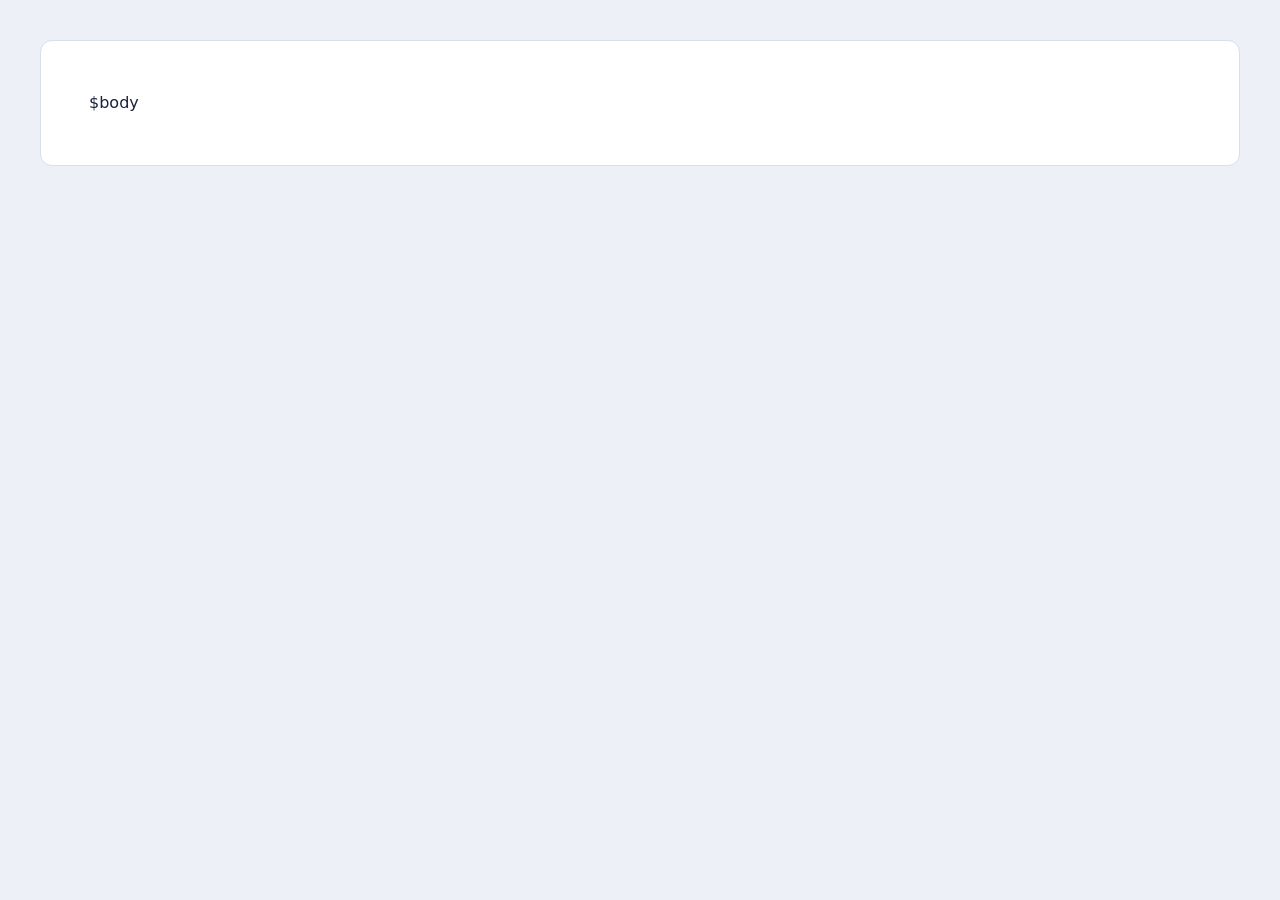
<file: skills/session-handoff/assets/handoff-template.html>
<!doctype html>
<html lang="$language">
  <head>
    <meta charset="utf-8" />
    <meta name="viewport" content="width=device-width, initial-scale=1" />
    <title>$title</title>
    <style>
      :root {
        color-scheme: light;
        font-family:
          system-ui,
          -apple-system,
          "Segoe UI",
          sans-serif;
        color: #18233d;
        background: #edf1f7;
      }
      * {
        box-sizing: border-box;
      }
      body {
        margin: 0;
        padding: 40px 24px;
        line-height: 1.75;
      }
      main {
        max-width: 1200px;
        margin: auto;
        padding: 48px;
        background: #fff;
        border: 1px solid #d8dfeb;
        border-radius: 12px;
      }
      h1,
      h2,
      h3 {
        line-height: 1.25;
        letter-spacing: -0.025em;
      }
      h1 {
        font-size: clamp(29px, 4vw, 44px);
        margin: 0 0 26px;
      }
      h2 {
        font-size: 26px;
        margin: 42px 0 18px;
        padding-top: 12px;
        border-top: 1px solid #d8dfeb;
      }
      h3 {
        font-size: 21px;
        margin-top: 28px;
      }
      p,
      li {
        white-space: normal;
        overflow-wrap: anywhere;
      }
      p {
        margin: 16px 0;
      }
      a {
        color: #234db9;
        text-underline-offset: 3px;
        overflow-wrap: anywhere;
      }
      a:focus-visible {
        outline: 3px solid #234db9;
        outline-offset: 4px;
      }
      code {
        font-family: ui-monospace, Consolas, monospace;
        font-size: 0.9em;
        overflow-wrap: anywhere;
      }
      pre {
        background: #f2f5fa;
        border: 1px solid #d8dfeb;
        border-radius: 7px;
        padding: 20px;
        overflow: auto;
        line-height: 1.6;
      }
      pre code {
        white-space: pre;
        overflow-wrap: normal;
      }
      table {
        width: 100%;
        border-collapse: collapse;
        text-align: left;
      }
      th,
      td {
        padding: 12px;
        border: 1px solid #d8dfeb;
        vertical-align: top;
        overflow-wrap: anywhere;
      }
      th {
        background: #f2f5fa;
      }
      .table-scroll {
        overflow-x: auto;
      }
      figure {
        margin: 28px 0;
      }
      img {
        max-width: 100%;
        height: auto;
      }
      svg {
        display: block;
        max-width: 100%;
        height: auto;
      }
      figcaption {
        font-size: 14px;
        color: #4d5b74;
        margin-top: 12px;
      }
      blockquote {
        margin: 24px 0;
        border-left: 4px solid #234db9;
        padding: 4px 20px;
        background: #f2f5fa;
      }
      footer {
        margin-top: 42px;
        padding-top: 20px;
        border-top: 1px solid #d8dfeb;
        color: #4d5b74;
        font-size: 14px;
      }
      @media (max-width: 600px) {
        body {
          padding: 12px;
        }
        main {
          padding: 24px 18px;
          border-radius: 8px;
        }
        h2 {
          font-size: 23px;
        }
        th,
        td {
          padding: 9px;
          font-size: 14px;
        }
        pre {
          padding: 14px;
        }
      }
      @media print {
        body {
          padding: 0;
          background: white;
          color: black;
        }
        main {
          max-width: none;
          border: 0;
          padding: 0;
        }
        h2,
        h3 {
          break-after: avoid;
        }
        figure,
        pre {
          break-inside: avoid;
        }
        pre {
          white-space: pre-wrap;
          overflow: visible;
        }
        pre code {
          white-space: pre-wrap;
          overflow-wrap: anywhere;
        }
        thead {
          display: table-header-group;
        }
        a {
          color: inherit;
        }
        footer {
          font-size: 11px;
        }
      }
    </style>
  </head>
  <body>
    <main><article>$body</article></main>
  </body>
</html>
</file>
<file: docs/assets/style.css>
* {
  box-sizing: border-box;
}
html {
  scroll-behavior: smooth;
  scroll-padding-top: 32px;
}
body {
  margin: 0;
  background: #eef1fa;
  color: #1b2243;
  font-family: "Avenir Next", Avenir, "Segoe UI", "PingFang SC", sans-serif;
  line-height: 1.65;
}
a {
  color: inherit;
  text-underline-offset: 4px;
}
button {
  font: inherit;
  cursor: pointer;
}
button,
a {
  -webkit-tap-highlight-color: transparent;
}
a:focus-visible,
button:focus-visible,
summary:focus-visible {
  outline: 3px solid #244de2;
  outline-offset: 5px;
}
p,
h1,
h2,
h3 {
  margin: 0;
}
p,
li {
  overflow-wrap: anywhere;
}
h1,
h2,
h3 {
  line-height: 1.12;
  letter-spacing: -0.045em;
}
h1 {
  font-size: clamp(42px, 5.2vw, 76px);
  font-weight: 650;
}
h2 {
  font-size: clamp(31px, 3.5vw, 48px);
  font-weight: 600;
}
h3 {
  font-size: 25px;
  font-weight: 600;
}
p {
  font-size: 17px;
}
pre,
code {
  font-family: "SFMono-Regular", Consolas, "Liberation Mono", monospace;
}
pre {
  margin: 0;
}
button {
  border: 0;
}
.wrap {
  max-width: 1280px;
  padding-inline: 56px;
  margin-inline: auto;
}
.nav {
  display: flex;
  align-items: center;
  justify-content: space-between;
  gap: 24px;
  padding-top: 30px;
  padding-bottom: 30px;
}
.brand {
  display: inline-flex;
  align-items: center;
  gap: 10px;
  font-weight: 650;
  font-size: 20px;
  letter-spacing: -0.035em;
  text-decoration: none;
  white-space: nowrap;
}
nav {
  display: flex;
  align-items: center;
  gap: 28px;
  font-size: 14px;
}
nav a {
  text-decoration: none;
}
.language {
  padding-left: 22px;
  border-left: 1px solid #bdc6de;
}
.hero {
  display: grid;
  grid-template-columns: 1.07fr 1fr;
  gap: 62px;
  align-items: center;
  padding-top: 65px;
  padding-bottom: 100px;
}
.small-note {
  font-size: 13px;
  color: #526080;
  margin-bottom: 26px;
}
.intro {
  margin-top: 26px;
  color: #4a5470;
  font-size: 18px;
}
.actions {
  display: flex;
  align-items: center;
  gap: 28px;
  margin-top: 34px;
}
.button {
  display: inline-block;
  padding: 14px 24px;
  border-radius: 9px;
  font-size: 15px;
  font-weight: 650;
  text-decoration: none;
}
.primary {
  background: #244de2;
  color: white;
}
.primary:hover {
  background: #1c3fbe;
}
.text-link {
  font-size: 15px;
  text-decoration: none;
}
.release-link {
  display: inline-block;
  margin-top: 22px;
  font-size: 13px;
  color: #526080;
}
.handoff-sheet {
  background: white;
  border: 1px solid #d2d9ec;
  border-radius: 13px;
  box-shadow: 0 24px 60px -28px #4256814d;
  overflow: hidden;
  transform: rotate(1deg);
}
.sheet-top {
  display: flex;
  align-items: center;
  gap: 10px;
  background: #fafbff;
  padding: 18px 22px;
  border-bottom: 1px solid #e0e5f1;
  font-size: 13px;
}
.sheet-dot {
  width: 8px;
  height: 8px;
  border-radius: 50%;
  background: #244de2;
}
.sheet-file {
  margin-left: auto;
  color: #71809b;
  font-size: 11px;
}
.mode-switch {
  display: flex;
  gap: 6px;
  margin: 18px 22px 14px;
  padding: 4px;
  background: #eef1fa;
  border-radius: 8px;
}
.mode-switch button {
  flex: 1;
  padding: 8px;
  background: transparent;
  border-radius: 5px;
  color: #526080;
  font-size: 13px;
}
.mode-switch button[aria-pressed="true"] {
  background: white;
  box-shadow: 0 1px 4px #1b22431c;
  color: #244de2;
  font-weight: 650;
}
.sample {
  padding: 5px 26px 18px;
  font-size: 12px;
  line-height: 1.65;
  white-space: pre-wrap;
  overflow-wrap: anywhere;
  min-height: 340px;
}
.sheet-note {
  font-size: 11px;
  color: #526080;
  margin: 0 26px 20px;
}
.bridge {
  background: white;
  padding-block: 80px;
}
.bridge h2 {
  max-width: 950px;
}
.bridge > .wrap > p {
  margin-top: 24px;
  color: #526080;
}
.features {
  display: grid;
  grid-template-columns: repeat(3, minmax(0, 1fr));
  gap: 40px;
  margin-top: 55px;
}
.features article {
  border-top: 2px solid #244de2;
  padding-top: 24px;
}
.features h3 {
  font-size: 21px;
  letter-spacing: -0.025em;
}
.features p {
  font-size: 15px;
  color: #526080;
  margin-top: 13px;
}
.modes {
  padding-block: 88px;
}
.mode-columns {
  display: grid;
  grid-template-columns: 1fr 1fr;
  gap: 70px;
  margin-top: 44px;
}
.mode-symbol {
  font-size: 40px;
  line-height: 1;
  color: #244de2;
  margin-bottom: 18px;
}
.mode-columns p {
  color: #526080;
  margin-top: 16px;
}
.installation {
  background: #1b2243;
  color: white;
  padding-block: 78px;
}
.install-heading {
  display: grid;
  grid-template-columns: 1fr 1fr;
  gap: 60px;
  align-items: start;
}
.install-heading p {
  color: #c4cee8;
}
.command {
  display: flex;
  align-items: center;
  gap: 24px;
  margin-top: 34px;
  padding: 22px 24px;
  background: #293258;
  border: 1px solid #556184;
  border-radius: 9px;
}
.command code {
  font-size: 15px;
  overflow-wrap: anywhere;
  min-width: 0;
  flex: 1;
}
.command button,
.prompt-top button {
  color: white;
  background: #3f4c79;
  border-radius: 5px;
  padding: 6px 14px;
  font-size: 13px;
  flex-shrink: 0;
}
.install-note {
  font-size: 13px;
  color: #c4cee8;
  margin-top: 16px;
}
.prompt-heading {
  font-size: 22px;
  margin-top: 48px;
  letter-spacing: -0.02em;
}
.prompts {
  display: grid;
  grid-template-columns: 1fr 1fr;
  gap: 28px;
  margin-top: 24px;
}
.prompt-box {
  border-top: 1px solid #637096;
  padding-top: 20px;
}
.prompt-top {
  display: flex;
  align-items: center;
  justify-content: space-between;
  gap: 16px;
}
.prompt-box pre {
  font-size: 13px;
  white-space: pre-wrap;
  overflow-wrap: anywhere;
  color: #e0e6f6;
  line-height: 1.7;
  margin-top: 18px;
}
.example-link {
  display: inline-block;
  margin-top: 36px;
  font-size: 15px;
  color: #e0e6f6;
}
.faq {
  padding-block: 80px;
}
.faq h2 {
  margin-bottom: 32px;
}
details {
  border-bottom: 1px solid #c8d1e5;
  padding-block: 20px;
}
summary {
  cursor: pointer;
  font-size: 19px;
  font-weight: 550;
}
details p {
  margin-top: 15px;
  color: #526080;
}
footer {
  border-top: 1px solid #c8d1e5;
  display: flex;
  align-items: center;
  flex-wrap: wrap;
  gap: 24px;
  padding-block: 32px;
}
footer p {
  font-size: 13px;
  color: #526080;
}
footer > div {
  display: flex;
  gap: 20px;
  margin-left: auto;
  font-size: 13px;
}
.skip {
  position: absolute;
  left: 20px;
  top: -100px;
  background: white;
  padding: 12px;
  z-index: 10;
}
.skip:focus {
  top: 10px;
}
.sr-only {
  position: absolute;
  width: 1px;
  height: 1px;
  overflow: hidden;
  clip: rect(0, 0, 0, 0);
}
[hidden] {
  display: none !important;
}
@media (max-width: 1000px) {
  .wrap {
    padding-inline: 32px;
  }
  .hero {
    gap: 32px;
  }
  .sheet-file {
    display: none;
  }
  .hero {
    padding-top: 40px;
  }
  .sample {
    font-size: 11px;
  }
  .actions {
    gap: 18px;
  }
}
@media (max-width: 760px) {
  .wrap {
    padding-inline: 24px;
  }
  .nav {
    padding-top: 23px;
    padding-bottom: 23px;
  }
  .brand {
    font-size: 17px;
    gap: 6px;
  }
  .brand svg {
    width: 22px;
  }
  nav {
    gap: 16px;
    font-size: 13px;
  }
  nav > a:first-child {
    display: none;
  }
  .language {
    padding-left: 15px;
  }
  .hero {
    grid-template-columns: 1fr;
    padding-top: 40px;
    padding-bottom: 62px;
    gap: 46px;
  }
  .hero-copy {
    max-width: 100%;
  }
  .intro {
    font-size: 17px;
  }
  .handoff-sheet {
    transform: none;
  }
  .sample {
    font-size: 12px;
    min-height: 310px;
  }
  .bridge,
  .installation {
    padding-block: 58px;
  }
  .features {
    grid-template-columns: 1fr;
    gap: 28px;
    margin-top: 36px;
  }
  .features article {
    padding-top: 20px;
  }
  .features p {
    font-size: 16px;
  }
  .modes {
    padding-block: 58px;
  }
  .mode-columns,
  .install-heading,
  .prompts {
    grid-template-columns: 1fr;
    gap: 32px;
  }
  .mode-columns {
    margin-top: 32px;
  }
  .command {
    gap: 12px;
    padding: 18px 16px;
    align-items: flex-start;
  }
  .command code {
    font-size: 12px;
  }
  .command button {
    padding: 5px 10px;
  }
  .faq {
    padding-block: 58px;
  }
  footer {
    gap: 15px;
  }
  footer p {
    flex-basis: 100%;
    order: 2;
  }
  footer > div {
    gap: 16px;
  }
  .sheet-top {
    padding-inline: 20px;
  }
  .sample {
    padding-inline: 22px;
  }
  .sheet-note {
    margin-inline: 22px;
  }
}
@media (prefers-reduced-motion: reduce) {
  html {
    scroll-behavior: auto;
  }
}
@media print {
  body {
    background: white;
    color: black;
  }
  .nav,
  button,
  .actions,
  .release-link,
  .language,
  footer,
  .mode-switch {
    display: none;
  }
  .wrap {
    max-width: none;
    padding-inline: 0;
  }
  .hero,
  .install-heading,
  .mode-columns,
  .prompts {
    display: block;
  }
  .hero {
    padding-block: 10px;
  }
  .handoff-sheet {
    transform: none;
    box-shadow: none;
    margin-top: 20px;
  }
  .bridge,
  .installation,
  .faq,
  .modes {
    background: white;
    color: black;
    padding-block: 22px;
  }
  .installation p,
  .prompt-box pre,
  .install-note {
    color: black;
  }
  .command {
    background: white;
    border: 1px solid #999;
  }
  .features {
    gap: 20px;
  }
  .sample {
    min-height: 0;
  }
  details {
    break-inside: avoid;
  }
  details > p {
    display: block !important;
  }
}

@media (min-width: 761px) {
  html[lang="zh-CN"] h1 {
    font-size: clamp(38px, 3.6vw, 52px);
  }
}

.scopes {
  padding-top: 76px;
}
.scopes > p {
  margin-top: 22px;
  color: #526080;
}
.scope-table {
  margin-top: 30px;
}
.scope-table table {
  width: 100%;
  border-collapse: collapse;
  table-layout: fixed;
  text-align: left;
}
.scope-table th,
.scope-table td {
  padding: 20px 18px;
  border-bottom: 1px solid #c8d1e5;
  vertical-align: top;
  overflow-wrap: anywhere;
}
.scope-table th:first-child {
  width: 20%;
}
.scope-table th {
  font-weight: 600;
}
.project-example {
  padding-top: 30px;
}
@media (min-width: 761px) {
  .prompts {
    grid-template-columns: repeat(3, minmax(0, 1fr));
  }
}
@media (max-width: 760px) {
  .scopes {
    padding-top: 52px;
  }
  .scope-table th,
  .scope-table td {
    padding: 14px 8px;
    font-size: 14px;
  }
}

.delivery {
  margin-top: 42px;
}
.delivery p {
  margin-top: 16px;
  color: #c4cee8;
}
</file>
